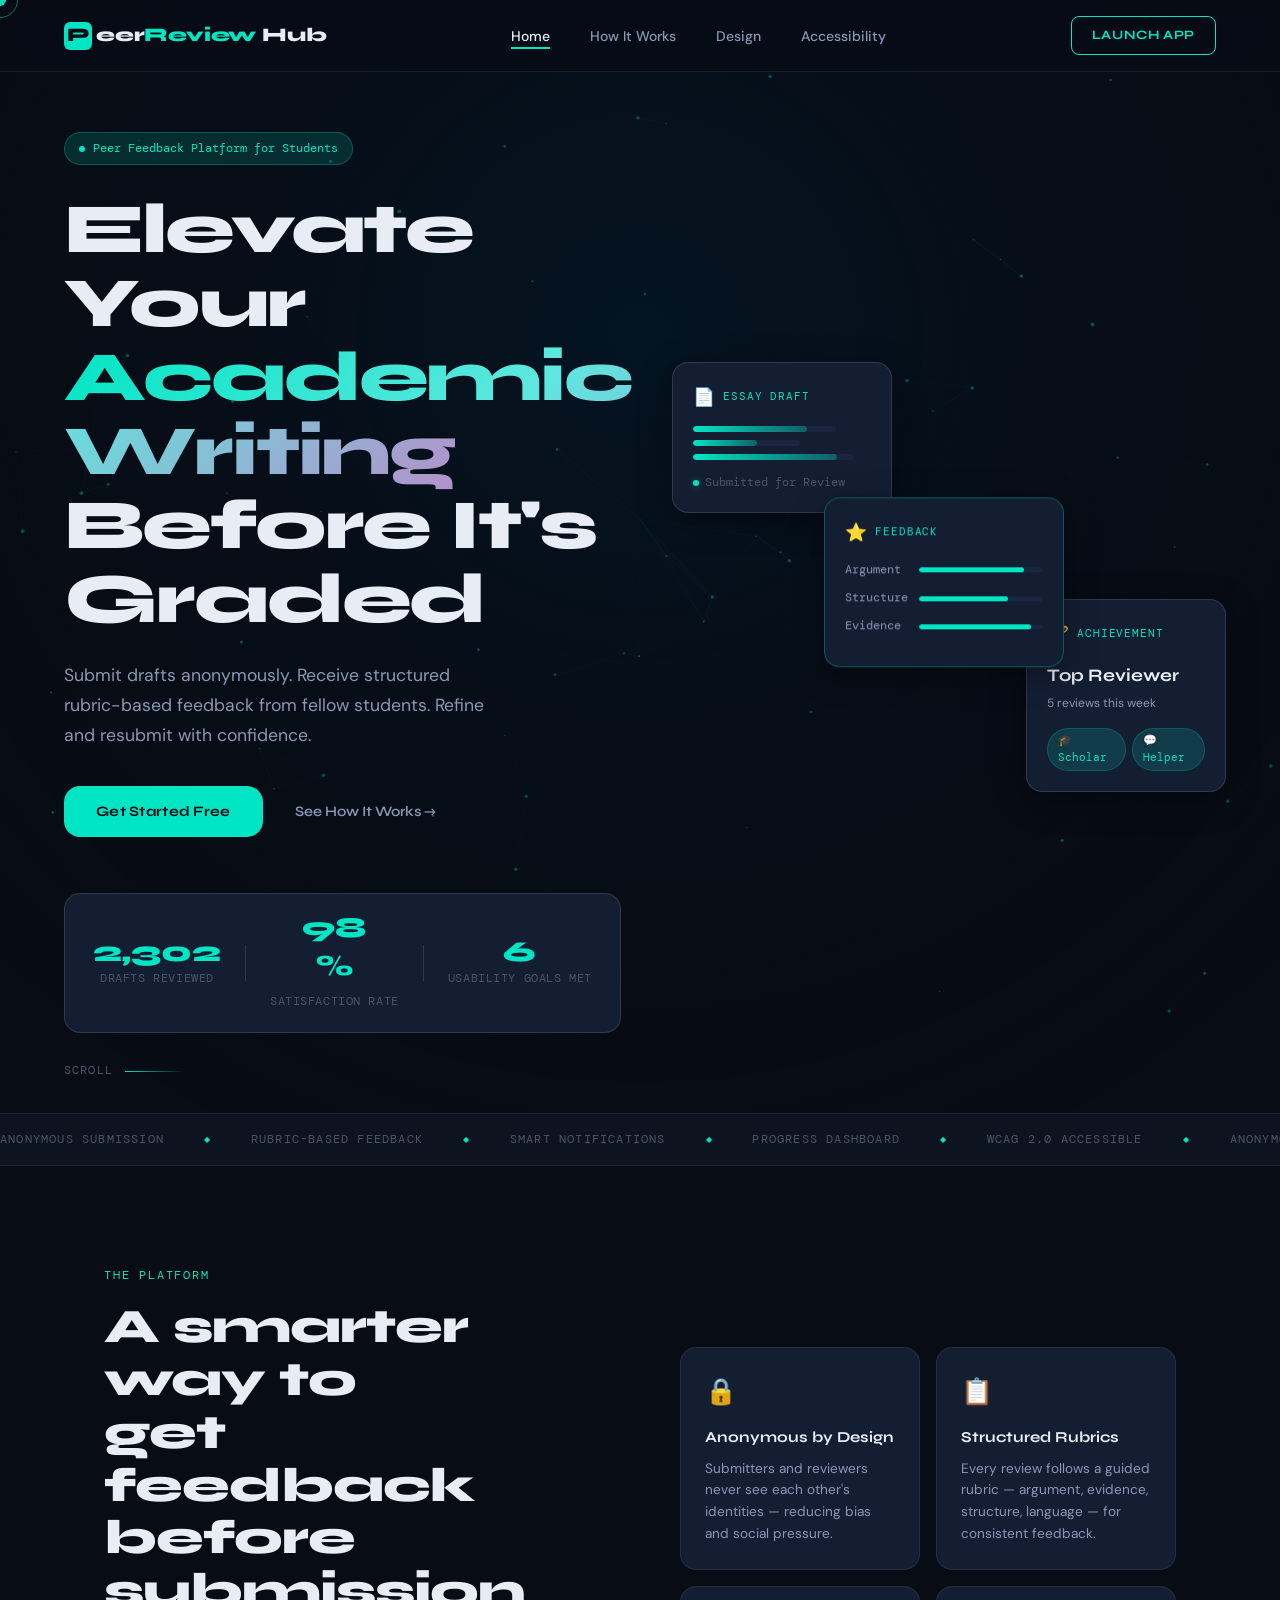
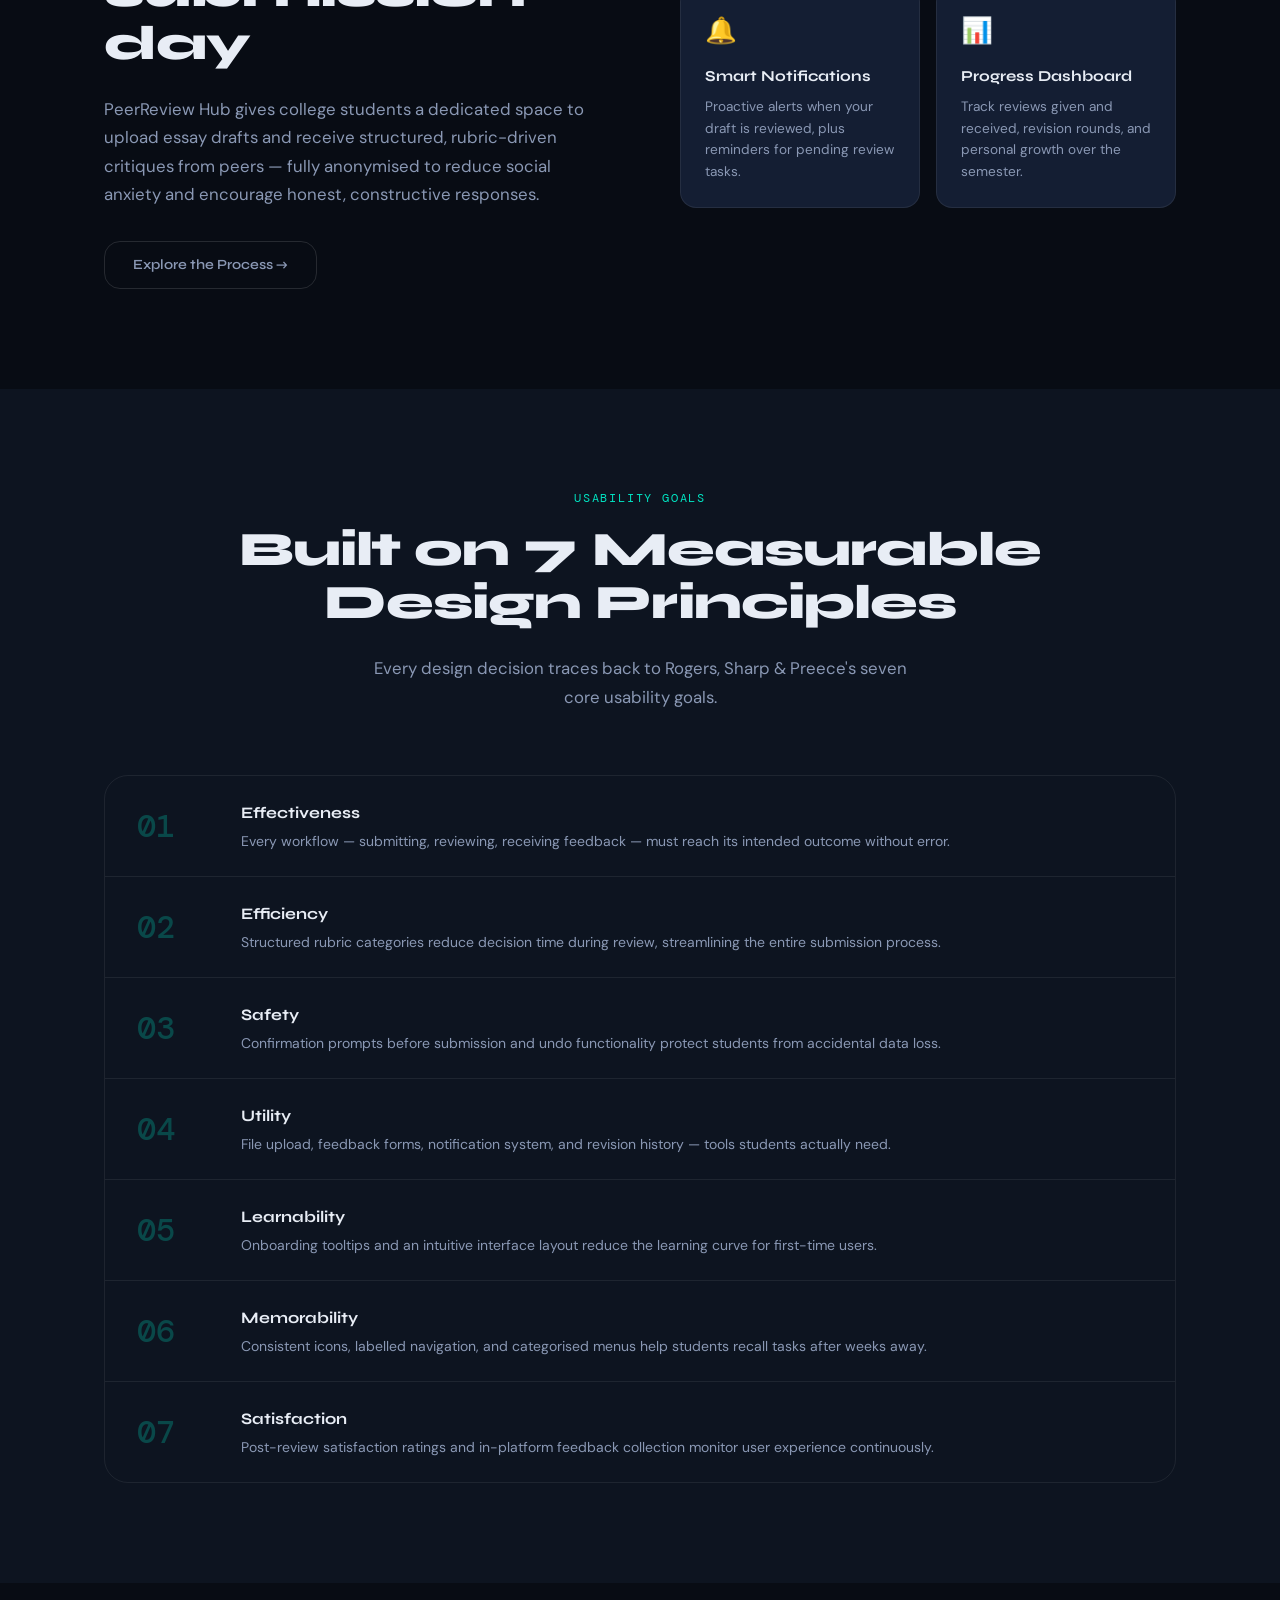
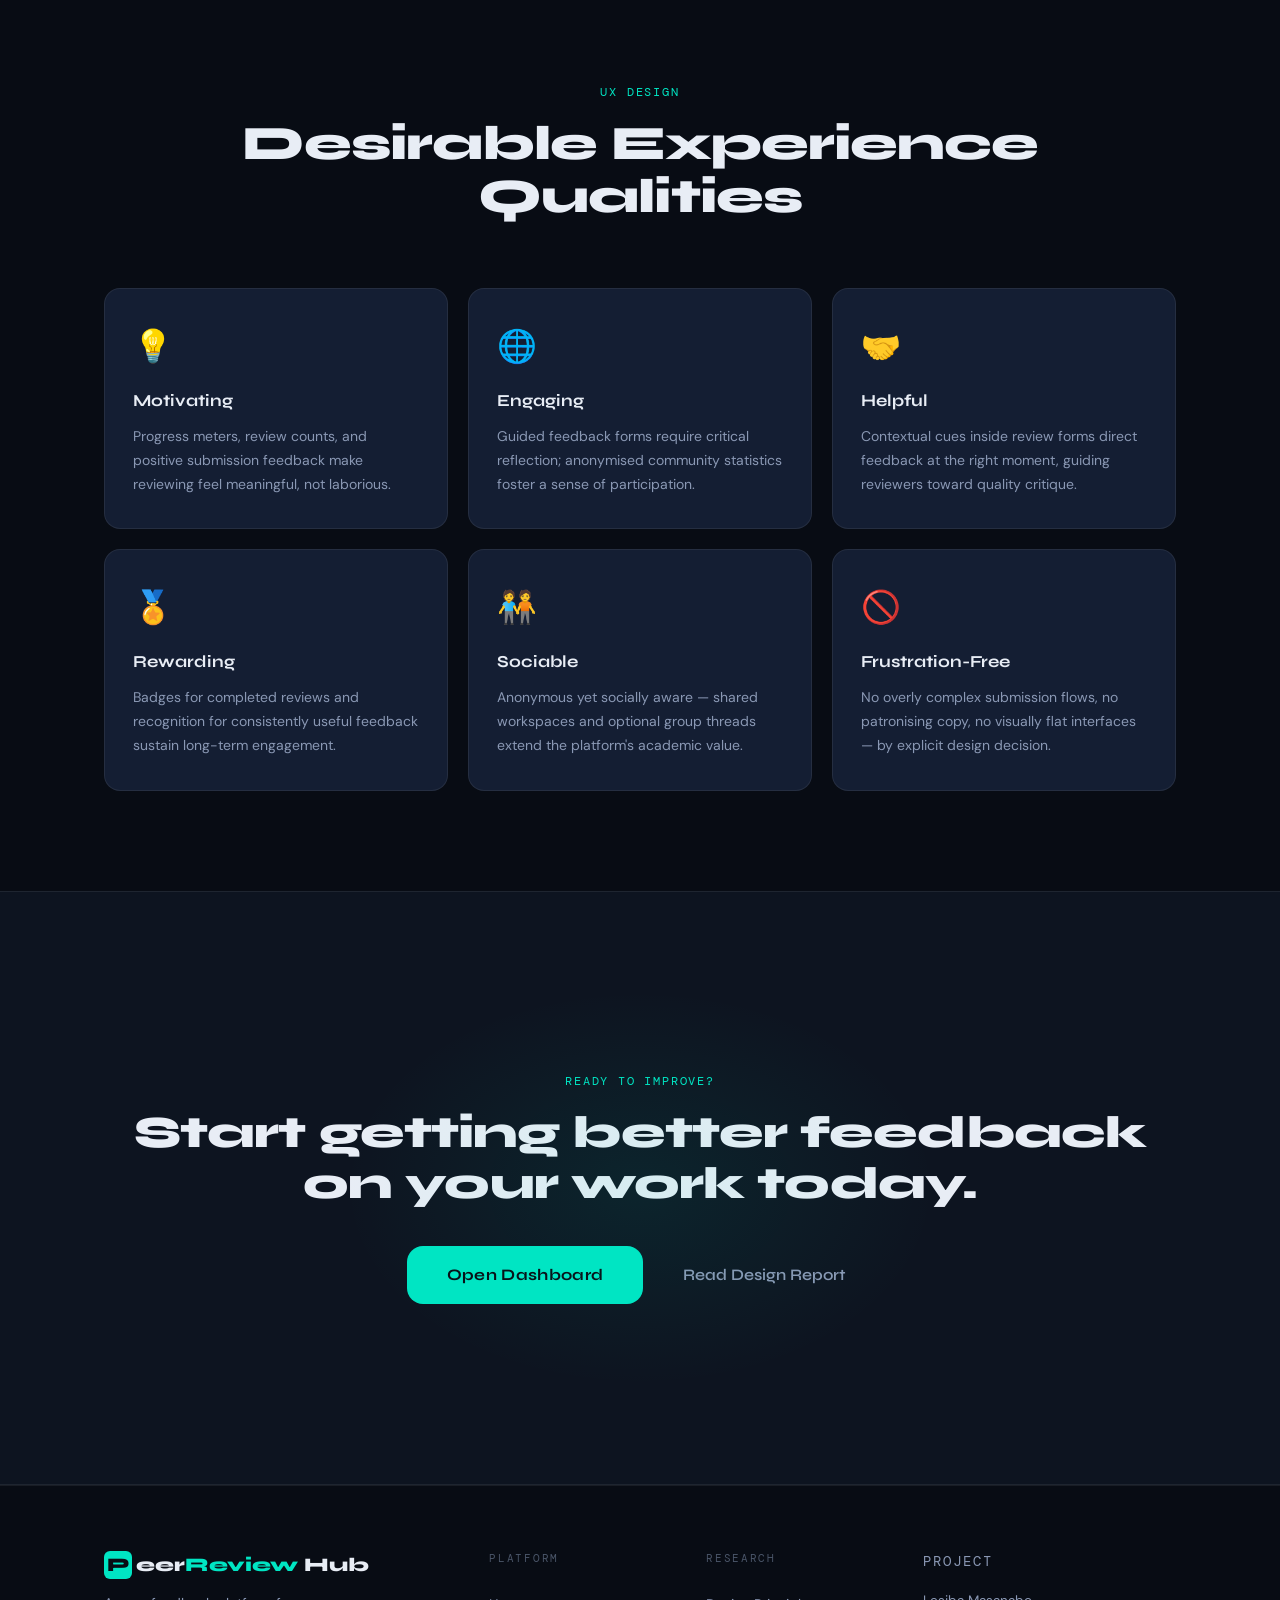
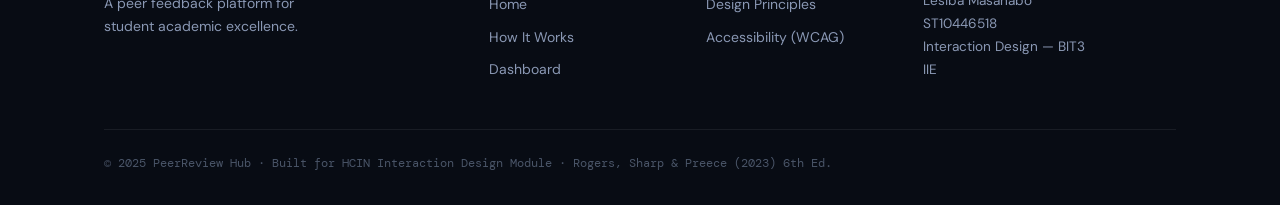
<file: index.html>
<!DOCTYPE html>
<html lang="en">
<head>
  <meta charset="UTF-8" />
  <meta name="viewport" content="width=device-width, initial-scale=1.0" />
  <title>PeerReview Hub — Academic Excellence Through Peer Feedback</title>
  <link rel="stylesheet" href="style.css" />
  <link rel="preconnect" href="https://fonts.googleapis.com" />
  <link rel="preconnect" href="https://fonts.gstatic.com" crossorigin />
  <link href="https://fonts.googleapis.com/css2?family=Syne:wght@400;600;700;800&family=DM+Sans:ital,wght@0,300;0,400;0,500;1,300&family=DM+Mono:wght@400;500&display=swap" rel="stylesheet" />
</head>
<body>

  <!-- ── CURSOR ── -->
  <div class="cursor" id="cursor"></div>
  <div class="cursor-trail" id="cursorTrail"></div>

  <!-- ── NAV ── -->
  <nav class="nav" id="nav">
    <a href="index.html" class="nav-logo">
      <span class="logo-mark">P</span>eer<span class="logo-accent">Review</span> Hub
    </a>
    <ul class="nav-links">
      <li><a href="index.html" class="nav-link active">Home</a></li>
      <li><a href="how-it-works.html" class="nav-link">How It Works</a></li>
      <li><a href="design.html" class="nav-link">Design</a></li>
      <li><a href="accessibility.html" class="nav-link">Accessibility</a></li>
    </ul>
    <a href="dashboard.html" class="btn-nav">Launch App</a>
    <button class="nav-toggle" id="navToggle" aria-label="Toggle menu">
      <span></span><span></span><span></span>
    </button>
  </nav>

  <!-- ── HERO ── -->
  <section class="hero" id="hero">
    <canvas id="heroCanvas"></canvas>

    <div class="hero-content">
      <div class="hero-badge reveal">
        <span class="badge-dot"></span>
        Peer Feedback Platform for Students
      </div>
      <h1 class="hero-title reveal">
        Elevate Your<br />
        <span class="title-gradient">Academic Writing</span><br />
        Before It's Graded
      </h1>
      <p class="hero-sub reveal">
        Submit drafts anonymously. Receive structured rubric-based feedback from
        fellow students. Refine and resubmit with confidence.
      </p>
      <div class="hero-cta reveal">
        <a href="dashboard.html" class="btn-primary">Get Started Free</a>
        <a href="how-it-works.html" class="btn-ghost">See How It Works →</a>
      </div>

      <!-- Floating stats -->
      <div class="hero-stats reveal">
        <div class="stat">
          <span class="stat-num" data-target="2400">0</span>
          <span class="stat-label">Drafts Reviewed</span>
        </div>
        <div class="stat-divider"></div>
        <div class="stat">
          <span class="stat-num" data-target="98">0</span><span class="stat-suffix">%</span>
          <span class="stat-label">Satisfaction Rate</span>
        </div>
        <div class="stat-divider"></div>
        <div class="stat">
          <span class="stat-num" data-target="7">0</span>
          <span class="stat-label">Usability Goals Met</span>
        </div>
      </div>
    </div>

    <!-- 3D floating cards -->
    <div class="hero-visual">
      <div class="floating-card card-1" data-depth="0.3">
        <div class="card-header">
          <span class="card-icon">📄</span>
          <span class="card-tag">Essay Draft</span>
        </div>
        <div class="card-bar" style="width:80%"></div>
        <div class="card-bar" style="width:60%"></div>
        <div class="card-bar" style="width:90%"></div>
        <div class="card-footer">
          <span class="status-dot submitted"></span> Submitted for Review
        </div>
      </div>

      <div class="floating-card card-2" data-depth="0.5">
        <div class="card-header">
          <span class="card-icon">⭐</span>
          <span class="card-tag">Feedback</span>
        </div>
        <div class="rating-row">
          <span class="rating-label">Argument</span>
          <div class="rating-bar"><div class="rating-fill" style="width:85%"></div></div>
        </div>
        <div class="rating-row">
          <span class="rating-label">Structure</span>
          <div class="rating-bar"><div class="rating-fill" style="width:72%"></div></div>
        </div>
        <div class="rating-row">
          <span class="rating-label">Evidence</span>
          <div class="rating-bar"><div class="rating-fill" style="width:90%"></div></div>
        </div>
      </div>

      <div class="floating-card card-3" data-depth="0.2">
        <div class="card-header">
          <span class="card-icon">🏆</span>
          <span class="card-tag">Achievement</span>
        </div>
        <p class="card-text">Top Reviewer</p>
        <p class="card-sub">5 reviews this week</p>
        <div class="badge-row">
          <span class="badge-chip">🎓 Scholar</span>
          <span class="badge-chip">💬 Helper</span>
        </div>
      </div>
    </div>

    <div class="hero-scroll-hint">
      <span>Scroll</span>
      <div class="scroll-line"></div>
    </div>
  </section>

  <!-- ── FEATURES STRIP ── -->
  <section class="features-strip">
    <div class="strip-inner">
      <span>Anonymous Submission</span>
      <span class="strip-dot">◆</span>
      <span>Rubric-Based Feedback</span>
      <span class="strip-dot">◆</span>
      <span>Smart Notifications</span>
      <span class="strip-dot">◆</span>
      <span>Progress Dashboard</span>
      <span class="strip-dot">◆</span>
      <span>WCAG 2.0 Accessible</span>
      <span class="strip-dot">◆</span>
      <span>Anonymous Submission</span>
      <span class="strip-dot">◆</span>
      <span>Rubric-Based Feedback</span>
      <span class="strip-dot">◆</span>
      <span>Smart Notifications</span>
      <span class="strip-dot">◆</span>
    </div>
  </section>

  <!-- ── WHAT IS IT ── -->
  <section class="what-section section" id="about">
    <div class="container">
      <div class="what-grid">
        <div class="what-left">
          <p class="section-eyebrow reveal">The Platform</p>
          <h2 class="section-title reveal">
            A smarter way to<br />get feedback before<br />submission day
          </h2>
          <p class="section-body reveal">
            PeerReview Hub gives college students a dedicated space to upload essay
            drafts and receive structured, rubric-driven critiques from peers —
            fully anonymised to reduce social anxiety and encourage honest,
            constructive responses.
          </p>
          <a href="how-it-works.html" class="btn-outline reveal">Explore the Process →</a>
        </div>
        <div class="what-right">
          <div class="feature-grid">
            <div class="feat-card reveal" style="--delay:0s">
              <div class="feat-icon">🔒</div>
              <h3>Anonymous by Design</h3>
              <p>Submitters and reviewers never see each other's identities — reducing bias and social pressure.</p>
            </div>
            <div class="feat-card reveal" style="--delay:0.1s">
              <div class="feat-icon">📋</div>
              <h3>Structured Rubrics</h3>
              <p>Every review follows a guided rubric — argument, evidence, structure, language — for consistent feedback.</p>
            </div>
            <div class="feat-card reveal" style="--delay:0.2s">
              <div class="feat-icon">🔔</div>
              <h3>Smart Notifications</h3>
              <p>Proactive alerts when your draft is reviewed, plus reminders for pending review tasks.</p>
            </div>
            <div class="feat-card reveal" style="--delay:0.3s">
              <div class="feat-icon">📊</div>
              <h3>Progress Dashboard</h3>
              <p>Track reviews given and received, revision rounds, and personal growth over the semester.</p>
            </div>
          </div>
        </div>
      </div>
    </div>
  </section>

  <!-- ── USABILITY GOALS ── -->
  <section class="goals-section section" id="goals">
    <div class="container">
      <div class="section-head reveal">
        <p class="section-eyebrow">Usability Goals</p>
        <h2 class="section-title">Built on 7 Measurable<br />Design Principles</h2>
        <p class="section-body-center">Every design decision traces back to Rogers, Sharp & Preece's seven core usability goals.</p>
      </div>

      <div class="goals-track">
        <div class="goal-item reveal" style="--delay:0s">
          <div class="goal-num">01</div>
          <div class="goal-content">
            <h3>Effectiveness</h3>
            <p>Every workflow — submitting, reviewing, receiving feedback — must reach its intended outcome without error.</p>
          </div>
        </div>
        <div class="goal-item reveal" style="--delay:0.08s">
          <div class="goal-num">02</div>
          <div class="goal-content">
            <h3>Efficiency</h3>
            <p>Structured rubric categories reduce decision time during review, streamlining the entire submission process.</p>
          </div>
        </div>
        <div class="goal-item reveal" style="--delay:0.16s">
          <div class="goal-num">03</div>
          <div class="goal-content">
            <h3>Safety</h3>
            <p>Confirmation prompts before submission and undo functionality protect students from accidental data loss.</p>
          </div>
        </div>
        <div class="goal-item reveal" style="--delay:0.24s">
          <div class="goal-num">04</div>
          <div class="goal-content">
            <h3>Utility</h3>
            <p>File upload, feedback forms, notification system, and revision history — tools students actually need.</p>
          </div>
        </div>
        <div class="goal-item reveal" style="--delay:0.32s">
          <div class="goal-num">05</div>
          <div class="goal-content">
            <h3>Learnability</h3>
            <p>Onboarding tooltips and an intuitive interface layout reduce the learning curve for first-time users.</p>
          </div>
        </div>
        <div class="goal-item reveal" style="--delay:0.4s">
          <div class="goal-num">06</div>
          <div class="goal-content">
            <h3>Memorability</h3>
            <p>Consistent icons, labelled navigation, and categorised menus help students recall tasks after weeks away.</p>
          </div>
        </div>
        <div class="goal-item reveal" style="--delay:0.48s">
          <div class="goal-num">07</div>
          <div class="goal-content">
            <h3>Satisfaction</h3>
            <p>Post-review satisfaction ratings and in-platform feedback collection monitor user experience continuously.</p>
          </div>
        </div>
      </div>
    </div>
  </section>

  <!-- ── UX QUALITIES ── -->
  <section class="ux-section section" id="ux">
    <div class="container">
      <div class="section-head reveal">
        <p class="section-eyebrow">UX Design</p>
        <h2 class="section-title">Desirable Experience<br />Qualities</h2>
      </div>
      <div class="ux-grid">
        <div class="ux-card reveal" style="--delay:0s">
          <div class="ux-icon-wrap">💡</div>
          <h3>Motivating</h3>
          <p>Progress meters, review counts, and positive submission feedback make reviewing feel meaningful, not laborious.</p>
        </div>
        <div class="ux-card reveal" style="--delay:0.1s">
          <div class="ux-icon-wrap">🌐</div>
          <h3>Engaging</h3>
          <p>Guided feedback forms require critical reflection; anonymised community statistics foster a sense of participation.</p>
        </div>
        <div class="ux-card reveal" style="--delay:0.2s">
          <div class="ux-icon-wrap">🤝</div>
          <h3>Helpful</h3>
          <p>Contextual cues inside review forms direct feedback at the right moment, guiding reviewers toward quality critique.</p>
        </div>
        <div class="ux-card reveal" style="--delay:0.3s">
          <div class="ux-icon-wrap">🏅</div>
          <h3>Rewarding</h3>
          <p>Badges for completed reviews and recognition for consistently useful feedback sustain long-term engagement.</p>
        </div>
        <div class="ux-card reveal" style="--delay:0.4s">
          <div class="ux-icon-wrap">🧑‍🤝‍🧑</div>
          <h3>Sociable</h3>
          <p>Anonymous yet socially aware — shared workspaces and optional group threads extend the platform's academic value.</p>
        </div>
        <div class="ux-card reveal" style="--delay:0.5s">
          <div class="ux-icon-wrap">🚫</div>
          <h3>Frustration-Free</h3>
          <p>No overly complex submission flows, no patronising copy, no visually flat interfaces — by explicit design decision.</p>
        </div>
      </div>
    </div>
  </section>

  <!-- ── CTA BANNER ── -->
  <section class="cta-banner section">
    <div class="cta-inner reveal">
      <div class="cta-glow"></div>
      <p class="cta-eyebrow">Ready to improve?</p>
      <h2 class="cta-title">Start getting better feedback<br />on your work today.</h2>
      <div class="cta-actions">
        <a href="dashboard.html" class="btn-primary btn-large">Open Dashboard</a>
        <a href="design.html" class="btn-ghost btn-large">Read Design Report</a>
      </div>
    </div>
  </section>

  <!-- ── FOOTER ── -->
  <footer class="footer">
    <div class="container">
      <div class="footer-grid">
        <div class="footer-brand">
          <p class="footer-logo"><span class="logo-mark">P</span>eer<span class="logo-accent">Review</span> Hub</p>
          <p class="footer-tagline">A peer feedback platform for<br />student academic excellence.</p>
        </div>
        <div class="footer-links">
          <p class="footer-group-title">Platform</p>
          <a href="index.html">Home</a>
          <a href="how-it-works.html">How It Works</a>
          <a href="dashboard.html">Dashboard</a>
        </div>
        <div class="footer-links">
          <p class="footer-group-title">Research</p>
          <a href="design.html">Design Principles</a>
          <a href="accessibility.html">Accessibility (WCAG)</a>
        </div>
        <div class="footer-meta">
          <p class="footer-group-title">Project</p>
          <p>Lesiba Masanabo<br />ST10446518<br />Interaction Design — BIT3<br />IIE</p>
        </div>
      </div>
      <div class="footer-bottom">
        <p>© 2025 PeerReview Hub · Built for HCIN Interaction Design Module · Rogers, Sharp & Preece (2023) 6th Ed.</p>
      </div>
    </div>
  </footer>

  <script src="main.js"></script>
</body>
</html>
</file>
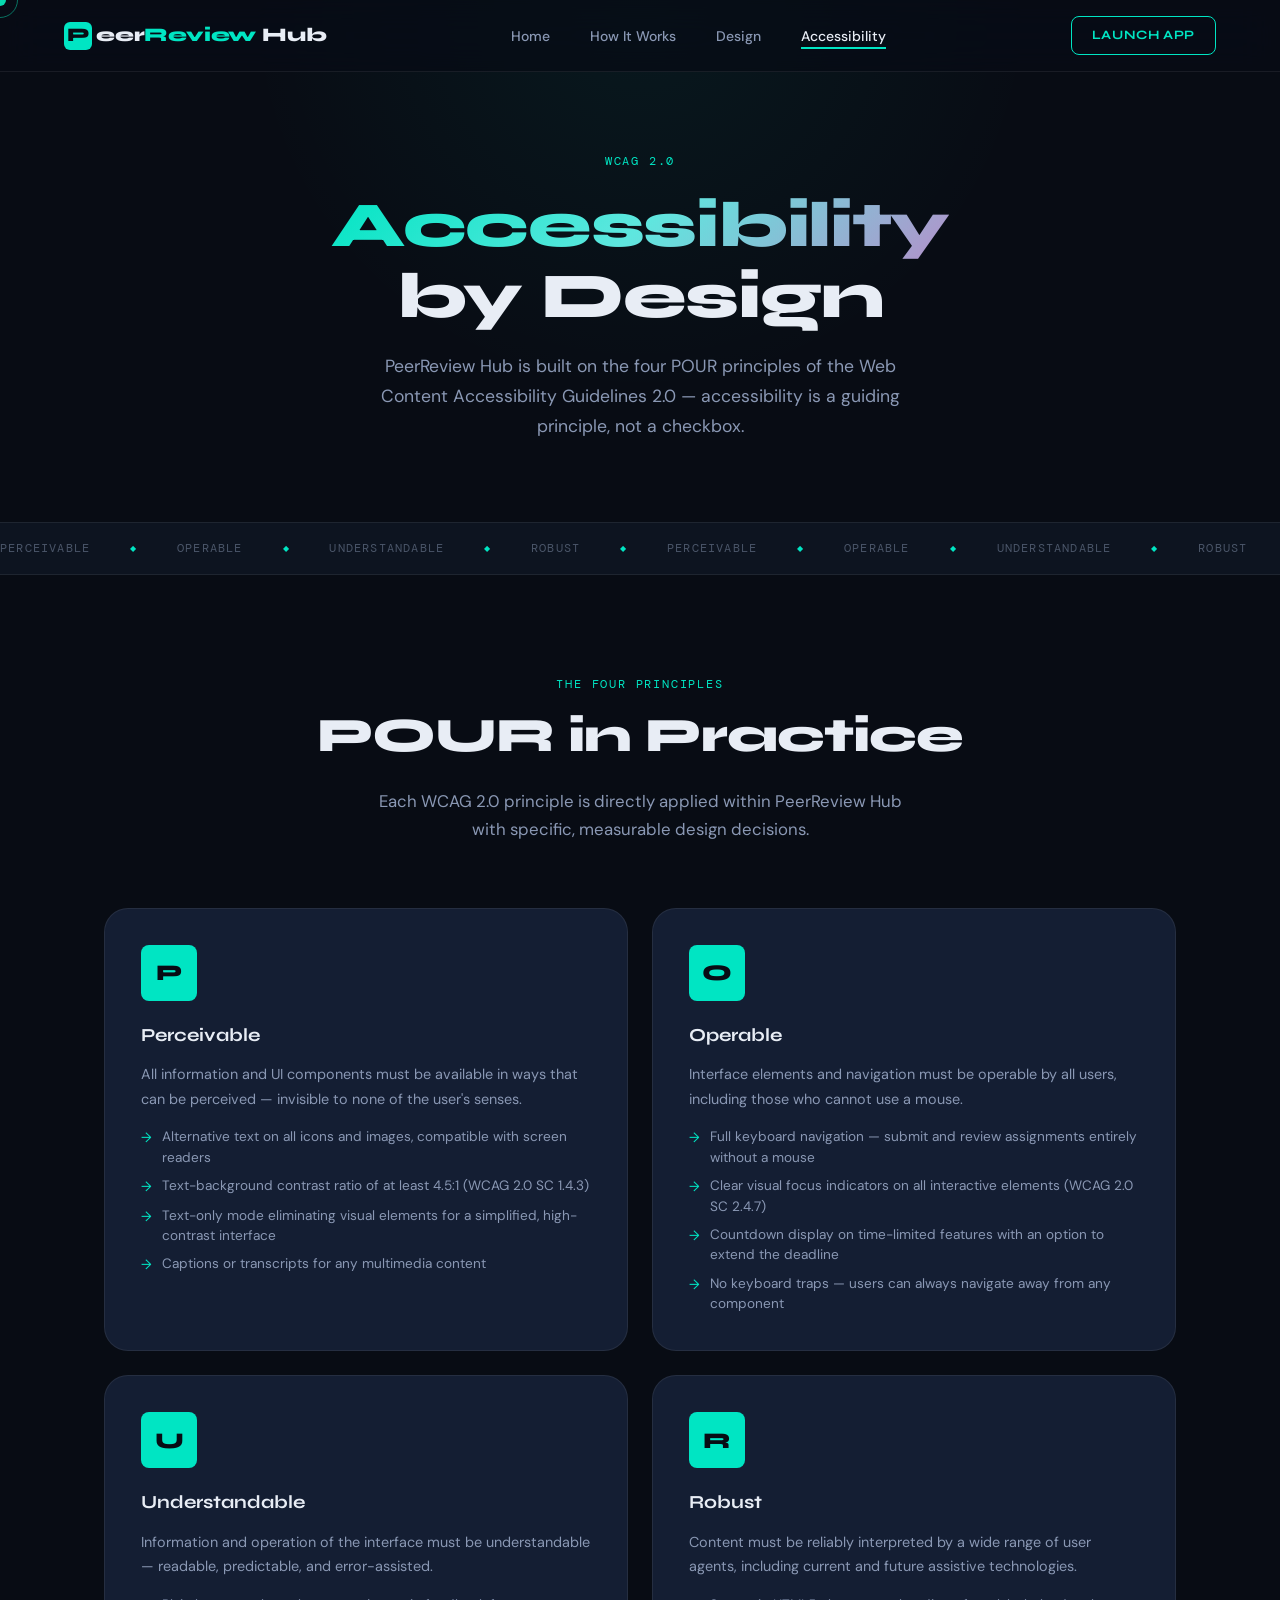
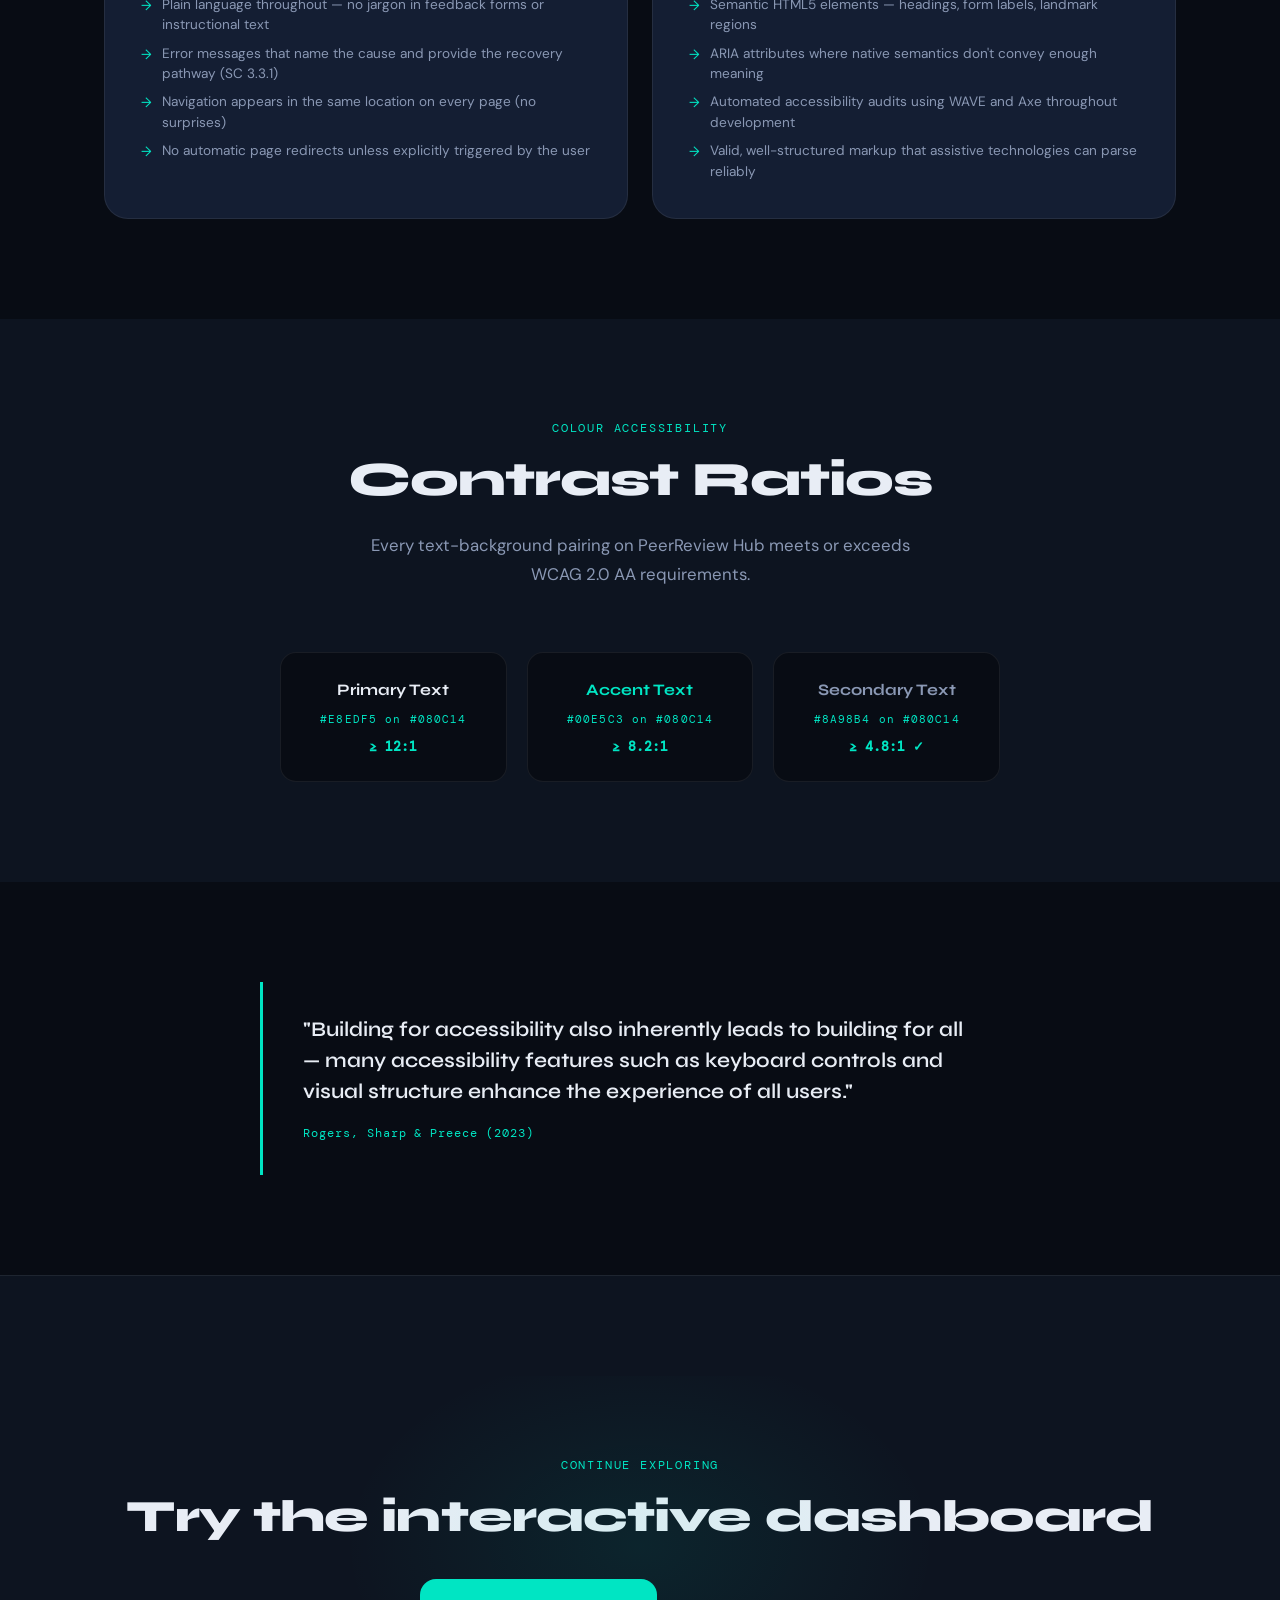
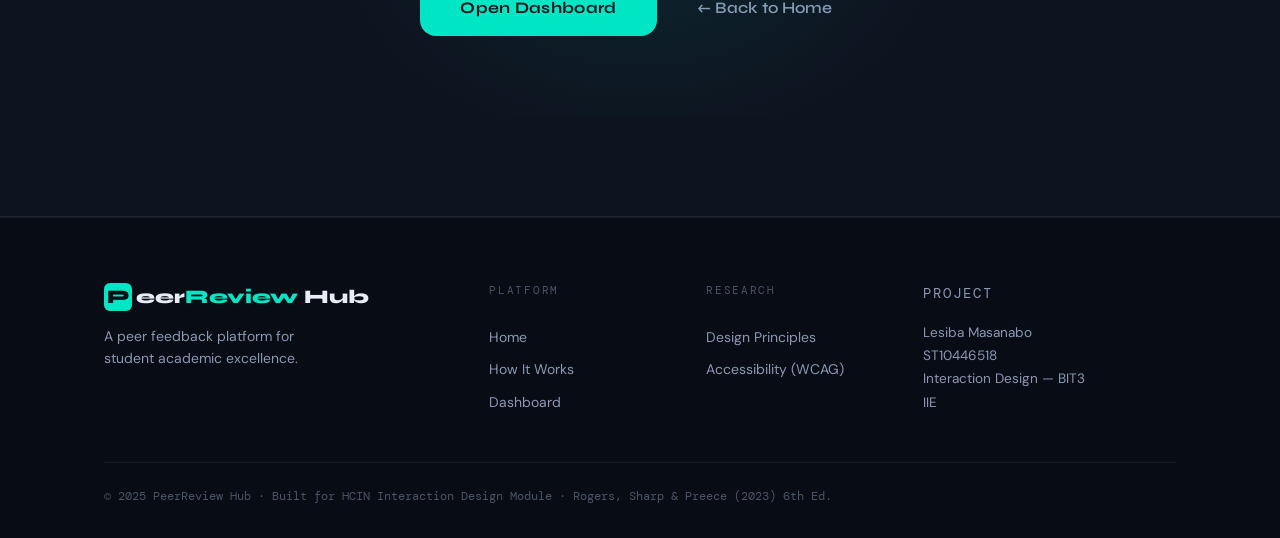
<file: accessibility.html>
<!DOCTYPE html>
<html lang="en">
<head>
  <meta charset="UTF-8" />
  <meta name="viewport" content="width=device-width, initial-scale=1.0" />
  <title>Accessibility — PeerReview Hub</title>
  <link rel="stylesheet" href="style.css" />
  <link rel="preconnect" href="https://fonts.googleapis.com" />
  <link rel="preconnect" href="https://fonts.gstatic.com" crossorigin />
  <link href="https://fonts.googleapis.com/css2?family=Syne:wght@400;600;700;800&family=DM+Sans:ital,wght@0,300;0,400;0,500;1,300&family=DM+Mono:wght@400;500&display=swap" rel="stylesheet" />
</head>
<body>

  <div class="cursor" id="cursor"></div>
  <div class="cursor-trail" id="cursorTrail"></div>

  <nav class="nav" id="nav">
    <a href="index.html" class="nav-logo">
      <span class="logo-mark">P</span>eer<span class="logo-accent">Review</span> Hub
    </a>
    <ul class="nav-links">
      <li><a href="index.html" class="nav-link">Home</a></li>
      <li><a href="how-it-works.html" class="nav-link">How It Works</a></li>
      <li><a href="design.html" class="nav-link">Design</a></li>
      <li><a href="accessibility.html" class="nav-link active">Accessibility</a></li>
    </ul>
    <a href="dashboard.html" class="btn-nav">Launch App</a>
    <button class="nav-toggle" id="navToggle" aria-label="Toggle menu">
      <span></span><span></span><span></span>
    </button>
  </nav>

  <section class="page-hero">
    <p class="page-hero-eyebrow reveal">WCAG 2.0</p>
    <h1 class="page-hero-title reveal"><span class="title-gradient">Accessibility</span><br />by Design</h1>
    <p class="page-hero-sub reveal">PeerReview Hub is built on the four POUR principles of the Web Content Accessibility Guidelines 2.0 — accessibility is a guiding principle, not a checkbox.</p>
  </section>

  <!-- POUR intro strip -->
  <section class="features-strip">
    <div class="strip-inner">
      <span>Perceivable</span><span class="strip-dot">◆</span>
      <span>Operable</span><span class="strip-dot">◆</span>
      <span>Understandable</span><span class="strip-dot">◆</span>
      <span>Robust</span><span class="strip-dot">◆</span>
      <span>Perceivable</span><span class="strip-dot">◆</span>
      <span>Operable</span><span class="strip-dot">◆</span>
      <span>Understandable</span><span class="strip-dot">◆</span>
      <span>Robust</span><span class="strip-dot">◆</span>
    </div>
  </section>

  <!-- POUR Principles -->
  <section class="wcag-section section">
    <div class="container">
      <div class="section-head reveal">
        <p class="section-eyebrow">The Four Principles</p>
        <h2 class="section-title">POUR in Practice</h2>
        <p class="section-body-center">Each WCAG 2.0 principle is directly applied within PeerReview Hub with specific, measurable design decisions.</p>
      </div>
      <div class="wcag-grid">

        <div class="wcag-card reveal" style="--delay:0s">
          <div class="wcag-initial">P</div>
          <h3>Perceivable</h3>
          <p>All information and UI components must be available in ways that can be perceived — invisible to none of the user's senses.</p>
          <ul class="wcag-list">
            <li>Alternative text on all icons and images, compatible with screen readers</li>
            <li>Text-background contrast ratio of at least 4.5:1 (WCAG 2.0 SC 1.4.3)</li>
            <li>Text-only mode eliminating visual elements for a simplified, high-contrast interface</li>
            <li>Captions or transcripts for any multimedia content</li>
          </ul>
        </div>

        <div class="wcag-card reveal" style="--delay:0.1s">
          <div class="wcag-initial">O</div>
          <h3>Operable</h3>
          <p>Interface elements and navigation must be operable by all users, including those who cannot use a mouse.</p>
          <ul class="wcag-list">
            <li>Full keyboard navigation — submit and review assignments entirely without a mouse</li>
            <li>Clear visual focus indicators on all interactive elements (WCAG 2.0 SC 2.4.7)</li>
            <li>Countdown display on time-limited features with an option to extend the deadline</li>
            <li>No keyboard traps — users can always navigate away from any component</li>
          </ul>
        </div>

        <div class="wcag-card reveal" style="--delay:0.2s">
          <div class="wcag-initial">U</div>
          <h3>Understandable</h3>
          <p>Information and operation of the interface must be understandable — readable, predictable, and error-assisted.</p>
          <ul class="wcag-list">
            <li>Plain language throughout — no jargon in feedback forms or instructional text</li>
            <li>Error messages that name the cause and provide the recovery pathway (SC 3.3.1)</li>
            <li>Navigation appears in the same location on every page (no surprises)</li>
            <li>No automatic page redirects unless explicitly triggered by the user</li>
          </ul>
        </div>

        <div class="wcag-card reveal" style="--delay:0.3s">
          <div class="wcag-initial">R</div>
          <h3>Robust</h3>
          <p>Content must be reliably interpreted by a wide range of user agents, including current and future assistive technologies.</p>
          <ul class="wcag-list">
            <li>Semantic HTML5 elements — headings, form labels, landmark regions</li>
            <li>ARIA attributes where native semantics don't convey enough meaning</li>
            <li>Automated accessibility audits using WAVE and Axe throughout development</li>
            <li>Valid, well-structured markup that assistive technologies can parse reliably</li>
          </ul>
        </div>

      </div>
    </div>
  </section>

  <!-- Contrast demo -->
  <section class="section" style="background:var(--bg-2)">
    <div class="container">
      <div class="section-head reveal">
        <p class="section-eyebrow">Colour Accessibility</p>
        <h2 class="section-title">Contrast Ratios</h2>
        <p class="section-body-center">Every text-background pairing on PeerReview Hub meets or exceeds WCAG 2.0 AA requirements.</p>
      </div>
      <div style="display:grid;grid-template-columns:repeat(3,1fr);gap:20px;max-width:720px;margin:0 auto" class="reveal">
        <div style="background:var(--bg);border:1px solid var(--border);border-radius:var(--radius);padding:24px;text-align:center">
          <p style="color:var(--text);font-family:var(--font-display);font-size:1rem;font-weight:700;margin-bottom:8px">Primary Text</p>
          <p style="font-family:var(--font-mono);font-size:0.7rem;color:var(--teal);letter-spacing:0.1em">#E8EDF5 on #080C14</p>
          <p style="font-family:var(--font-mono);font-size:0.8rem;color:var(--teal);font-weight:700;margin-top:8px">≥ 12:1</p>
        </div>
        <div style="background:var(--bg);border:1px solid var(--border);border-radius:var(--radius);padding:24px;text-align:center">
          <p style="color:var(--teal);font-family:var(--font-display);font-size:1rem;font-weight:700;margin-bottom:8px">Accent Text</p>
          <p style="font-family:var(--font-mono);font-size:0.7rem;color:var(--teal);letter-spacing:0.1em">#00E5C3 on #080C14</p>
          <p style="font-family:var(--font-mono);font-size:0.8rem;color:var(--teal);font-weight:700;margin-top:8px">≥ 8.2:1</p>
        </div>
        <div style="background:var(--bg);border:1px solid var(--border);border-radius:var(--radius);padding:24px;text-align:center">
          <p style="color:var(--text-2);font-family:var(--font-display);font-size:1rem;font-weight:700;margin-bottom:8px">Secondary Text</p>
          <p style="font-family:var(--font-mono);font-size:0.7rem;color:var(--teal);letter-spacing:0.1em">#8A98B4 on #080C14</p>
          <p style="font-family:var(--font-mono);font-size:0.8rem;color:var(--teal);font-weight:700;margin-top:8px">≥ 4.8:1 ✓</p>
        </div>
      </div>
    </div>
  </section>

  <!-- Rogers quote -->
  <section class="section" style="background:var(--bg)">
    <div class="container">
      <div style="border-left:3px solid var(--teal);padding:32px 40px;max-width:760px;margin:0 auto" class="reveal">
        <p style="font-family:var(--font-display);font-size:1.3rem;font-weight:600;line-height:1.5;margin-bottom:16px;color:var(--text)">
          "Building for accessibility also inherently leads to building for all — many accessibility features such as keyboard controls and visual structure enhance the experience of all users."
        </p>
        <p style="font-family:var(--font-mono);font-size:0.75rem;color:var(--teal);letter-spacing:0.08em">
          Rogers, Sharp & Preece (2023)
        </p>
      </div>
    </div>
  </section>

  <section class="cta-banner section">
    <div class="cta-inner reveal">
      <div class="cta-glow"></div>
      <p class="cta-eyebrow">Continue exploring</p>
      <h2 class="cta-title">Try the interactive dashboard</h2>
      <div class="cta-actions">
        <a href="dashboard.html" class="btn-primary btn-large">Open Dashboard</a>
        <a href="index.html" class="btn-ghost btn-large">← Back to Home</a>
      </div>
    </div>
  </section>

  <footer class="footer">
    <div class="container">
      <div class="footer-grid">
        <div class="footer-brand">
          <p class="footer-logo"><span class="logo-mark">P</span>eer<span class="logo-accent">Review</span> Hub</p>
          <p class="footer-tagline">A peer feedback platform for<br />student academic excellence.</p>
        </div>
        <div class="footer-links">
          <p class="footer-group-title">Platform</p>
          <a href="index.html">Home</a>
          <a href="how-it-works.html">How It Works</a>
          <a href="dashboard.html">Dashboard</a>
        </div>
        <div class="footer-links">
          <p class="footer-group-title">Research</p>
          <a href="design.html">Design Principles</a>
          <a href="accessibility.html">Accessibility (WCAG)</a>
        </div>
        <div class="footer-meta">
          <p class="footer-group-title">Project</p>
          <p>Lesiba Masanabo<br />ST10446518<br />Interaction Design — BIT3<br />IIE</p>
        </div>
      </div>
      <div class="footer-bottom">
        <p>© 2025 PeerReview Hub · Built for HCIN Interaction Design Module · Rogers, Sharp & Preece (2023) 6th Ed.</p>
      </div>
    </div>
  </footer>

  <script src="main.js"></script>
</body>
</html>
</file>
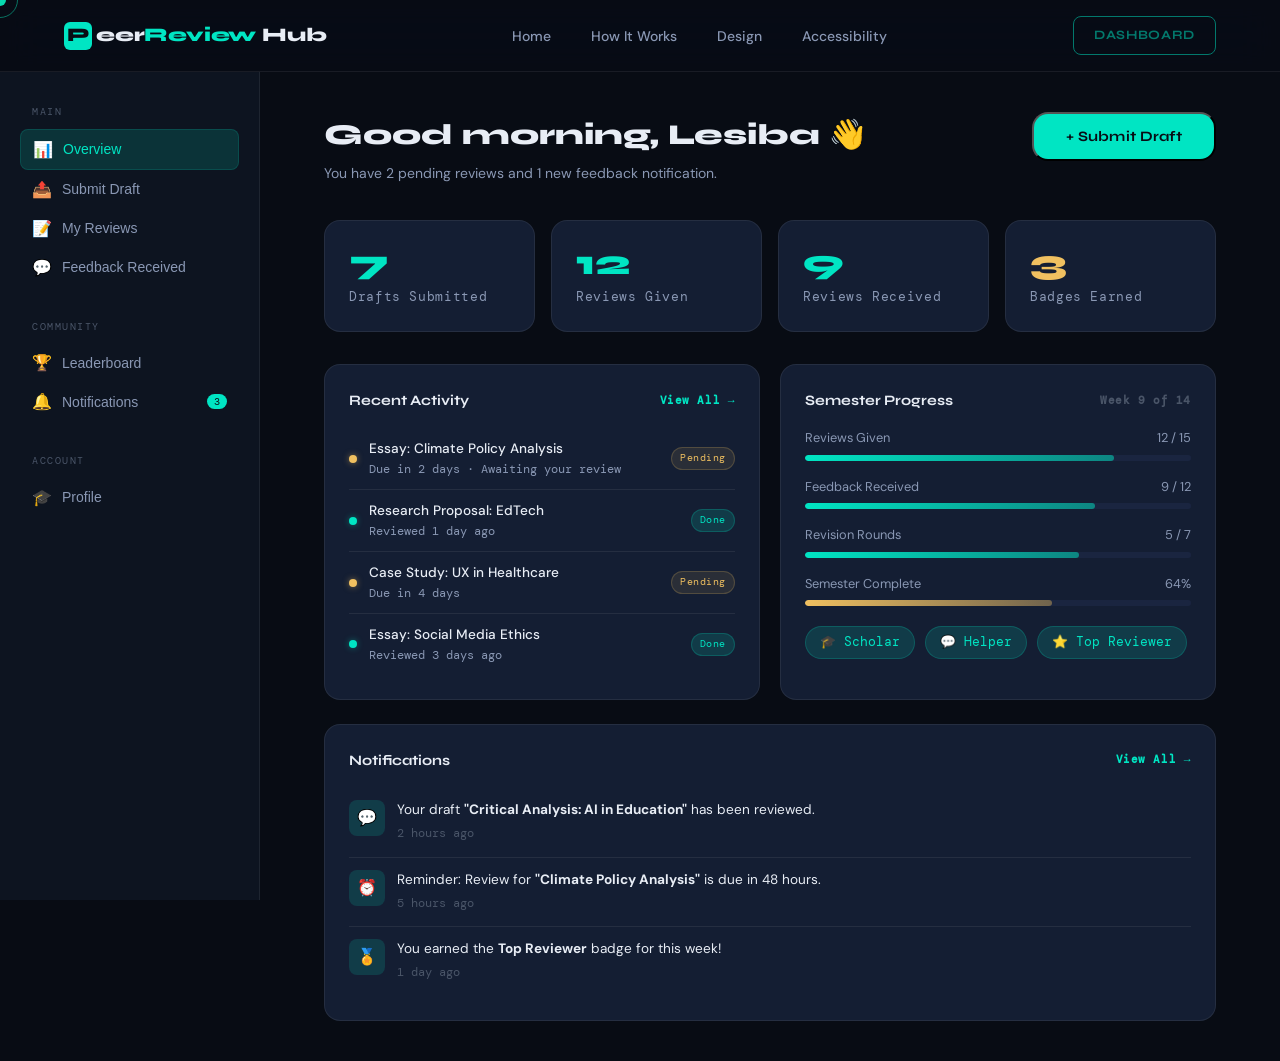
<file: dashboard.html>
<!DOCTYPE html>
<html lang="en">
<head>
  <meta charset="UTF-8" />
  <meta name="viewport" content="width=device-width, initial-scale=1.0" />
  <title>Dashboard — PeerReview Hub</title>
  <link rel="stylesheet" href="style.css" />
  <link rel="preconnect" href="https://fonts.googleapis.com" />
  <link rel="preconnect" href="https://fonts.gstatic.com" crossorigin />
  <link href="https://fonts.googleapis.com/css2?family=Syne:wght@400;600;700;800&family=DM+Sans:ital,wght@0,300;0,400;0,500;1,300&family=DM+Mono:wght@400;500&display=swap" rel="stylesheet" />
</head>
<body>

  <div class="cursor" id="cursor"></div>
  <div class="cursor-trail" id="cursorTrail"></div>

  <nav class="nav" id="nav">
    <a href="index.html" class="nav-logo">
      <span class="logo-mark">P</span>eer<span class="logo-accent">Review</span> Hub
    </a>
    <ul class="nav-links">
      <li><a href="index.html" class="nav-link">Home</a></li>
      <li><a href="how-it-works.html" class="nav-link">How It Works</a></li>
      <li><a href="design.html" class="nav-link">Design</a></li>
      <li><a href="accessibility.html" class="nav-link">Accessibility</a></li>
    </ul>
    <span class="btn-nav" style="opacity:0.5;cursor:default">Dashboard</span>
    <button class="nav-toggle" id="navToggle" aria-label="Toggle menu">
      <span></span><span></span><span></span>
    </button>
  </nav>

  <div class="dashboard-layout">

    <!-- Sidebar -->
    <aside class="sidebar">
      <div class="sidebar-section">
        <p class="sidebar-label">Main</p>
        <button class="sidebar-item active" onclick="showPanel('overview')">
          <span class="sidebar-icon">📊</span> Overview
        </button>
        <button class="sidebar-item" onclick="showPanel('submit')">
          <span class="sidebar-icon">📤</span> Submit Draft
        </button>
        <button class="sidebar-item" onclick="showPanel('reviews')">
          <span class="sidebar-icon">📝</span> My Reviews
        </button>
        <button class="sidebar-item" onclick="showPanel('feedback')">
          <span class="sidebar-icon">💬</span> Feedback Received
        </button>
      </div>
      <div class="sidebar-section">
        <p class="sidebar-label">Community</p>
        <button class="sidebar-item" onclick="showPanel('leaderboard')">
          <span class="sidebar-icon">🏆</span> Leaderboard
        </button>
        <button class="sidebar-item" onclick="showPanel('notifications')">
          <span class="sidebar-icon">🔔</span> Notifications
          <span style="margin-left:auto;font-size:0.65rem;background:var(--teal);color:var(--bg);border-radius:100px;padding:1px 7px;font-family:var(--font-mono)">3</span>
        </button>
      </div>
      <div class="sidebar-section">
        <p class="sidebar-label">Account</p>
        <button class="sidebar-item" onclick="showPanel('profile')">
          <span class="sidebar-icon">🎓</span> Profile
        </button>
      </div>
    </aside>

    <!-- Main Content -->
    <main class="dash-main">

      <!-- ── Overview Panel ── -->
      <div id="panel-overview" class="dash-panel">
        <div class="dash-header">
          <div>
            <h1 class="dash-greeting">Good morning, Lesiba 👋</h1>
            <p class="dash-sub">You have 2 pending reviews and 1 new feedback notification.</p>
          </div>
          <button class="btn-primary" onclick="showPanel('submit')">+ Submit Draft</button>
        </div>

        <div class="dash-stats">
          <div class="dash-stat reveal" style="--delay:0s">
            <div class="dash-stat-num">7</div>
            <div class="dash-stat-label">Drafts Submitted</div>
          </div>
          <div class="dash-stat reveal" style="--delay:0.06s">
            <div class="dash-stat-num">12</div>
            <div class="dash-stat-label">Reviews Given</div>
          </div>
          <div class="dash-stat reveal" style="--delay:0.12s">
            <div class="dash-stat-num">9</div>
            <div class="dash-stat-label">Reviews Received</div>
          </div>
          <div class="dash-stat reveal" style="--delay:0.18s">
            <div class="dash-stat-num" style="color:var(--gold)">3</div>
            <div class="dash-stat-label">Badges Earned</div>
          </div>
        </div>

        <div class="dash-grid-2">
          <!-- Recent Reviews -->
          <div class="dash-widget reveal">
            <div class="widget-title">
              Recent Activity
              <span class="widget-action">View All →</span>
            </div>
            <div class="review-item">
              <div class="review-dot pending"></div>
              <div class="review-text">
                <div class="review-name">Essay: Climate Policy Analysis</div>
                <div class="review-meta">Due in 2 days · Awaiting your review</div>
              </div>
              <span class="review-badge pending">Pending</span>
            </div>
            <div class="review-item">
              <div class="review-dot completed"></div>
              <div class="review-text">
                <div class="review-name">Research Proposal: EdTech</div>
                <div class="review-meta">Reviewed 1 day ago</div>
              </div>
              <span class="review-badge completed">Done</span>
            </div>
            <div class="review-item">
              <div class="review-dot pending"></div>
              <div class="review-text">
                <div class="review-name">Case Study: UX in Healthcare</div>
                <div class="review-meta">Due in 4 days</div>
              </div>
              <span class="review-badge pending">Pending</span>
            </div>
            <div class="review-item">
              <div class="review-dot completed"></div>
              <div class="review-text">
                <div class="review-name">Essay: Social Media Ethics</div>
                <div class="review-meta">Reviewed 3 days ago</div>
              </div>
              <span class="review-badge completed">Done</span>
            </div>
          </div>

          <!-- Progress -->
          <div class="dash-widget reveal" style="--delay:0.1s">
            <div class="widget-title">
              Semester Progress
              <span class="widget-action" style="color:var(--text-3)">Week 9 of 14</span>
            </div>
            <div class="progress-wrap">
              <div class="progress-label"><span>Reviews Given</span><span>12 / 15</span></div>
              <div class="progress-track">
                <div class="progress-fill" data-width="80%"></div>
              </div>
            </div>
            <div class="progress-wrap">
              <div class="progress-label"><span>Feedback Received</span><span>9 / 12</span></div>
              <div class="progress-track">
                <div class="progress-fill" data-width="75%"></div>
              </div>
            </div>
            <div class="progress-wrap">
              <div class="progress-label"><span>Revision Rounds</span><span>5 / 7</span></div>
              <div class="progress-track">
                <div class="progress-fill" data-width="71%"></div>
              </div>
            </div>
            <div class="progress-wrap">
              <div class="progress-label"><span>Semester Complete</span><span>64%</span></div>
              <div class="progress-track">
                <div class="progress-fill" data-width="64%" style="background:linear-gradient(90deg,var(--gold),rgba(240,192,96,0.4))"></div>
              </div>
            </div>

            <!-- Badges -->
            <div style="margin-top:20px;display:flex;gap:10px;flex-wrap:wrap">
              <span class="badge-chip" style="font-size:0.8rem;padding:5px 14px">🎓 Scholar</span>
              <span class="badge-chip" style="font-size:0.8rem;padding:5px 14px">💬 Helper</span>
              <span class="badge-chip" style="font-size:0.8rem;padding:5px 14px">⭐ Top Reviewer</span>
            </div>
          </div>
        </div>

        <!-- Notifications preview -->
        <div class="dash-widget reveal">
          <div class="widget-title">
            Notifications
            <span class="widget-action" onclick="showPanel('notifications')">View All →</span>
          </div>
          <div class="notif-item">
            <div class="notif-icon">💬</div>
            <div class="notif-text">
              <p>Your draft <strong>"Critical Analysis: AI in Education"</strong> has been reviewed.</p>
              <span>2 hours ago</span>
            </div>
          </div>
          <div class="notif-item">
            <div class="notif-icon">⏰</div>
            <div class="notif-text">
              <p>Reminder: Review for <strong>"Climate Policy Analysis"</strong> is due in 48 hours.</p>
              <span>5 hours ago</span>
            </div>
          </div>
          <div class="notif-item">
            <div class="notif-icon">🏅</div>
            <div class="notif-text">
              <p>You earned the <strong>Top Reviewer</strong> badge for this week!</p>
              <span>1 day ago</span>
            </div>
          </div>
        </div>
      </div>

      <!-- ── Submit Panel ── -->
      <div id="panel-submit" class="dash-panel" style="display:none">
        <div class="dash-header">
          <div>
            <h1 class="dash-greeting">Submit a Draft</h1>
            <p class="dash-sub">Upload your essay or project for anonymous peer review.</p>
          </div>
        </div>

        <div style="max-width:640px">
          <div class="dash-widget" style="margin-bottom:20px">
            <div class="widget-title">Draft Details</div>
            <div style="display:flex;flex-direction:column;gap:16px">
              <div>
                <label style="display:block;font-size:0.8rem;color:var(--text-2);font-family:var(--font-mono);letter-spacing:0.08em;margin-bottom:6px;text-transform:uppercase">Assignment Title</label>
                <input id="draftTitle" type="text" placeholder="e.g. Critical Analysis: AI in Education" style="width:100%;background:var(--surface-2);border:1px solid var(--border-2);border-radius:var(--radius-sm);padding:12px 16px;color:var(--text);font-family:var(--font-body);font-size:0.9rem;outline:none;transition:border-color 0.2s" onfocus="this.style.borderColor='var(--teal)'" onblur="this.style.borderColor='var(--border-2)'" />
              </div>
              <div>
                <label style="display:block;font-size:0.8rem;color:var(--text-2);font-family:var(--font-mono);letter-spacing:0.08em;margin-bottom:6px;text-transform:uppercase">Assignment Type</label>
                <select id="draftType" style="width:100%;background:var(--surface-2);border:1px solid var(--border-2);border-radius:var(--radius-sm);padding:12px 16px;color:var(--text);font-family:var(--font-body);font-size:0.9rem;outline:none">
                  <option value="essay">Essay</option>
                  <option value="research">Research Proposal</option>
                  <option value="case">Case Study</option>
                  <option value="report">Report</option>
                </select>
              </div>
              <div>
                <label style="display:block;font-size:0.8rem;color:var(--text-2);font-family:var(--font-mono);letter-spacing:0.08em;margin-bottom:6px;text-transform:uppercase">Review Deadline</label>
                <input type="date" style="width:100%;background:var(--surface-2);border:1px solid var(--border-2);border-radius:var(--radius-sm);padding:12px 16px;color:var(--text);font-family:var(--font-body);font-size:0.9rem;outline:none" />
              </div>
            </div>
          </div>

          <div class="dash-widget" style="margin-bottom:20px">
            <div class="widget-title">Upload File</div>
            <div class="upload-area" id="uploadArea">
              <div class="upload-icon">📎</div>
              <p class="upload-text">Drag and drop your file here, or click to browse</p>
              <p class="upload-sub">Accepted formats: PDF · DOCX · TXT — Max 10MB</p>
            </div>
          </div>

          <div style="display:flex;gap:12px">
            <button class="btn-primary" onclick="submitDraft()" style="flex:1">Submit for Review →</button>
            <button class="btn-outline" onclick="showPanel('overview')">Cancel</button>
          </div>

          <div id="submitSuccess" style="display:none;margin-top:20px;padding:24px;background:var(--teal-dim);border:1px solid rgba(0,229,195,0.3);border-radius:var(--radius);text-align:center">
            <p style="font-size:1.5rem;margin-bottom:8px">✅</p>
            <p style="font-family:var(--font-display);font-size:1.1rem;font-weight:700;margin-bottom:6px">Draft Submitted Successfully!</p>
            <p style="font-size:0.875rem;color:var(--text-2)">Reviewers will provide feedback within <strong style="color:var(--teal)">3 days</strong>. Good luck!</p>
          </div>
        </div>
      </div>

      <!-- ── Reviews Panel ── -->
      <div id="panel-reviews" class="dash-panel" style="display:none">
        <div class="dash-header">
          <div>
            <h1 class="dash-greeting">My Reviews</h1>
            <p class="dash-sub">Assigned peer reviews — complete all rubric sections before submitting.</p>
          </div>
        </div>
        <div style="display:flex;flex-direction:column;gap:16px;max-width:720px">
          <div class="dash-widget">
            <div style="display:flex;justify-content:space-between;align-items:center;margin-bottom:16px">
              <div>
                <p style="font-family:var(--font-display);font-weight:700;margin-bottom:3px">Climate Policy Analysis Essay</p>
                <p style="font-size:0.75rem;color:var(--text-2);font-family:var(--font-mono)">Due in 2 days · Essay · ~3,200 words</p>
              </div>
              <span class="review-badge pending" style="font-size:0.75rem;padding:4px 12px">Pending</span>
            </div>
            <div style="background:var(--surface-2);border-radius:var(--radius-sm);padding:16px;margin-bottom:16px">
              <p style="font-size:0.8rem;color:var(--text-2);font-family:var(--font-mono);margin-bottom:8px">RUBRIC SECTIONS</p>
              <div style="display:grid;grid-template-columns:1fr 1fr;gap:8px">
                <span style="font-size:0.8rem;color:var(--text-2)">✓ Argument Quality</span>
                <span style="font-size:0.8rem;color:var(--text-2)">✗ Evidence & Sources</span>
                <span style="font-size:0.8rem;color:var(--text-2)">✓ Structure & Flow</span>
                <span style="font-size:0.8rem;color:var(--text-2)">✗ Language & Style</span>
              </div>
            </div>
            <button class="btn-primary" style="width:100%">Continue Review →</button>
          </div>

          <div class="dash-widget">
            <div style="display:flex;justify-content:space-between;align-items:center;margin-bottom:16px">
              <div>
                <p style="font-family:var(--font-display);font-weight:700;margin-bottom:3px">UX in Healthcare Case Study</p>
                <p style="font-size:0.75rem;color:var(--text-2);font-family:var(--font-mono)">Due in 4 days · Case Study · ~2,800 words</p>
              </div>
              <span class="review-badge pending" style="font-size:0.75rem;padding:4px 12px">Not Started</span>
            </div>
            <button class="btn-outline" style="width:100%">Begin Review →</button>
          </div>

          <div class="dash-widget" style="opacity:0.6">
            <div style="display:flex;justify-content:space-between;align-items:center">
              <div>
                <p style="font-family:var(--font-display);font-weight:700;margin-bottom:3px">EdTech Research Proposal</p>
                <p style="font-size:0.75rem;color:var(--text-2);font-family:var(--font-mono)">Completed · 1 day ago</p>
              </div>
              <span class="review-badge completed" style="font-size:0.75rem;padding:4px 12px">Completed</span>
            </div>
          </div>
        </div>
      </div>

      <!-- ── Feedback Panel ── -->
      <div id="panel-feedback" class="dash-panel" style="display:none">
        <div class="dash-header">
          <div>
            <h1 class="dash-greeting">Feedback Received</h1>
            <p class="dash-sub">Peer reviews on your submitted drafts.</p>
          </div>
        </div>
        <div style="max-width:720px">
          <div class="dash-widget" style="margin-bottom:20px">
            <div style="display:flex;justify-content:space-between;margin-bottom:20px">
              <div>
                <p style="font-family:var(--font-display);font-weight:700;font-size:1.1rem;margin-bottom:4px">Critical Analysis: AI in Education</p>
                <p style="font-size:0.75rem;color:var(--teal);font-family:var(--font-mono)">New feedback received 2 hours ago</p>
              </div>
            </div>
            <div style="display:flex;flex-direction:column;gap:12px;margin-bottom:20px">
              <div class="rating-row" style="gap:16px">
                <span class="rating-label" style="width:100px;font-size:0.8rem">Argument</span>
                <div class="rating-bar" style="flex:1"><div class="rating-fill" data-width="85%"></div></div>
                <span style="font-family:var(--font-mono);font-size:0.8rem;color:var(--teal);width:36px">85%</span>
              </div>
              <div class="rating-row" style="gap:16px">
                <span class="rating-label" style="width:100px;font-size:0.8rem">Evidence</span>
                <div class="rating-bar" style="flex:1"><div class="rating-fill" data-width="90%"></div></div>
                <span style="font-family:var(--font-mono);font-size:0.8rem;color:var(--teal);width:36px">90%</span>
              </div>
              <div class="rating-row" style="gap:16px">
                <span class="rating-label" style="width:100px;font-size:0.8rem">Structure</span>
                <div class="rating-bar" style="flex:1"><div class="rating-fill" data-width="72%"></div></div>
                <span style="font-family:var(--font-mono);font-size:0.8rem;color:var(--teal);width:36px">72%</span>
              </div>
              <div class="rating-row" style="gap:16px">
                <span class="rating-label" style="width:100px;font-size:0.8rem">Language</span>
                <div class="rating-bar" style="flex:1"><div class="rating-fill" data-width="78%"></div></div>
                <span style="font-family:var(--font-mono);font-size:0.8rem;color:var(--teal);width:36px">78%</span>
              </div>
            </div>
            <div style="background:var(--surface-2);border-radius:var(--radius-sm);padding:16px">
              <p style="font-size:0.7rem;font-family:var(--font-mono);color:var(--text-3);letter-spacing:0.1em;text-transform:uppercase;margin-bottom:8px">Reviewer Comment</p>
              <p style="font-size:0.875rem;color:var(--text-2);line-height:1.7;font-style:italic">"Strong argument overall with well-supported evidence. The structure could be tightened in the middle section — consider moving the counterargument earlier. The conclusion is particularly effective."</p>
            </div>
          </div>
        </div>
      </div>

      <!-- ── Notifications Panel ── -->
      <div id="panel-notifications" class="dash-panel" style="display:none">
        <div class="dash-header">
          <div>
            <h1 class="dash-greeting">Notifications</h1>
            <p class="dash-sub">Stay up to date with your review activity.</p>
          </div>
          <button class="btn-outline" onclick="markAllRead()">Mark all read</button>
        </div>
        <div class="dash-widget" style="max-width:640px">
          <div class="notif-item" id="notif1">
            <div class="notif-icon">💬</div>
            <div class="notif-text">
              <p>Your draft <strong>"Critical Analysis: AI in Education"</strong> has been reviewed. View your feedback now.</p>
              <span>2 hours ago</span>
            </div>
          </div>
          <div class="notif-item" id="notif2">
            <div class="notif-icon">⏰</div>
            <div class="notif-text">
              <p>Reminder: Your review for <strong>"Climate Policy Analysis"</strong> is due in 48 hours. Don't miss the deadline.</p>
              <span>5 hours ago</span>
            </div>
          </div>
          <div class="notif-item" id="notif3">
            <div class="notif-icon">🏅</div>
            <div class="notif-text">
              <p>Congratulations! You've earned the <strong>Top Reviewer</strong> badge for completing 5 reviews this week.</p>
              <span>1 day ago</span>
            </div>
          </div>
          <div class="notif-item" style="opacity:0.5">
            <div class="notif-icon">✅</div>
            <div class="notif-text">
              <p>Your draft <strong>"EdTech Research Proposal"</strong> was submitted successfully.</p>
              <span>3 days ago</span>
            </div>
          </div>
        </div>
      </div>

      <!-- ── Leaderboard Panel ── -->
      <div id="panel-leaderboard" class="dash-panel" style="display:none">
        <div class="dash-header">
          <div>
            <h1 class="dash-greeting">Leaderboard</h1>
            <p class="dash-sub">Anonymised community review activity for this week.</p>
          </div>
        </div>
        <div class="dash-widget" style="max-width:600px">
          <div class="widget-title">Top Reviewers — Week 9</div>
          <div id="leaderboardList">
            <div style="display:flex;align-items:center;gap:16px;padding:14px 0;border-bottom:1px solid var(--border)">
              <span style="font-family:var(--font-display);font-size:1.4rem;font-weight:800;color:var(--gold);width:36px">1</span>
              <div style="flex:1">
                <p style="font-weight:600;font-size:0.9rem">You (Lesiba M.)</p>
                <p style="font-size:0.75rem;color:var(--text-2);font-family:var(--font-mono)">5 reviews · Avg 4.8/5</p>
              </div>
              <div style="display:flex;gap:4px">
                <span class="badge-chip">⭐ Top</span>
              </div>
            </div>
            <div style="display:flex;align-items:center;gap:16px;padding:14px 0;border-bottom:1px solid var(--border)">
              <span style="font-family:var(--font-display);font-size:1.4rem;font-weight:800;color:var(--text-2);width:36px">2</span>
              <div style="flex:1">
                <p style="font-weight:600;font-size:0.9rem">Student #A47</p>
                <p style="font-size:0.75rem;color:var(--text-2);font-family:var(--font-mono)">4 reviews · Avg 4.6/5</p>
              </div>
            </div>
            <div style="display:flex;align-items:center;gap:16px;padding:14px 0;border-bottom:1px solid var(--border)">
              <span style="font-family:var(--font-display);font-size:1.4rem;font-weight:800;color:var(--text-3);width:36px">3</span>
              <div style="flex:1">
                <p style="font-weight:600;font-size:0.9rem">Student #B92</p>
                <p style="font-size:0.75rem;color:var(--text-2);font-family:var(--font-mono)">4 reviews · Avg 4.5/5</p>
              </div>
            </div>
            <div style="display:flex;align-items:center;gap:16px;padding:14px 0">
              <span style="font-family:var(--font-display);font-size:1.4rem;font-weight:800;color:var(--text-3);width:36px">4</span>
              <div style="flex:1">
                <p style="font-weight:600;font-size:0.9rem">Student #C15</p>
                <p style="font-size:0.75rem;color:var(--text-2);font-family:var(--font-mono)">3 reviews · Avg 4.3/5</p>
              </div>
            </div>
          </div>
        </div>
      </div>

      <!-- ── Profile Panel ── -->
      <div id="panel-profile" class="dash-panel" style="display:none">
        <div class="dash-header">
          <div>
            <h1 class="dash-greeting">My Profile</h1>
            <p class="dash-sub">Your academic progress and earned badges.</p>
          </div>
        </div>
        <div style="max-width:640px">
          <div class="dash-widget" style="margin-bottom:20px;text-align:center;padding:40px">
            <div style="width:80px;height:80px;border-radius:50%;background:var(--teal-dim);border:2px solid rgba(0,229,195,0.3);display:flex;align-items:center;justify-content:center;font-size:2rem;margin:0 auto 16px">🎓</div>
            <p style="font-family:var(--font-display);font-size:1.3rem;font-weight:800;margin-bottom:4px">Lesiba Masanabo</p>
            <p style="font-family:var(--font-mono);font-size:0.75rem;color:var(--teal);letter-spacing:0.08em">ST10446518 · BIT3 · IIE</p>
            <div style="display:flex;gap:10px;justify-content:center;margin-top:16px">
              <span class="badge-chip" style="font-size:0.8rem;padding:5px 14px">🎓 Scholar</span>
              <span class="badge-chip" style="font-size:0.8rem;padding:5px 14px">💬 Helper</span>
              <span class="badge-chip" style="font-size:0.8rem;padding:5px 14px">⭐ Top Reviewer</span>
            </div>
          </div>
          <div class="dash-widget">
            <div class="widget-title">Semester Stats</div>
            <div style="display:grid;grid-template-columns:repeat(3,1fr);gap:16px;text-align:center">
              <div><p style="font-family:var(--font-display);font-size:2rem;font-weight:800;color:var(--teal)">12</p><p style="font-size:0.75rem;color:var(--text-2);font-family:var(--font-mono)">Reviews Given</p></div>
              <div><p style="font-family:var(--font-display);font-size:2rem;font-weight:800;color:var(--teal)">9</p><p style="font-size:0.75rem;color:var(--text-2);font-family:var(--font-mono)">Received</p></div>
              <div><p style="font-family:var(--font-display);font-size:2rem;font-weight:800;color:var(--gold)">4.8</p><p style="font-size:0.75rem;color:var(--text-2);font-family:var(--font-mono)">Avg Rating</p></div>
            </div>
          </div>
        </div>
      </div>

    </main>
  </div>

  <script src="main.js"></script>
  <script>
    function showPanel(name) {
      document.querySelectorAll('.dash-panel').forEach(p => p.style.display = 'none');
      document.getElementById('panel-' + name).style.display = 'block';
      document.querySelectorAll('.sidebar-item').forEach(s => s.classList.remove('active'));
      const activeBtn = document.querySelector(`[onclick="showPanel('${name}')"]`);
      if (activeBtn) activeBtn.classList.add('active');
      // Re-init progress bars and reveals
      initProgressBars();
      document.querySelectorAll('.reveal').forEach(el => {
        el.classList.remove('visible');
        setTimeout(() => el.classList.add('visible'), 50);
      });
    }
    function submitDraft() {
      const title = document.getElementById('draftTitle').value.trim();
      if (!title) { alert('Please enter an assignment title.'); return; }
      document.getElementById('submitSuccess').style.display = 'block';
      document.getElementById('submitSuccess').scrollIntoView({ behavior: 'smooth' });
    }
    function markAllRead() {
      document.querySelectorAll('.notif-item').forEach(n => {
        n.style.opacity = '0.5';
        n.style.transition = 'opacity 0.4s';
      });
    }
    function initProgressBars() {
      const fills = document.querySelectorAll('.progress-fill[data-width],.rating-fill[data-width]');
      fills.forEach(f => {
        if (!f.dataset.animated) {
          f.style.width = '0';
          f.dataset.animated = 'true';
          setTimeout(() => f.style.width = f.dataset.width, 200);
        }
      });
    }
    // Init on load
    setTimeout(() => {
      document.querySelectorAll('.reveal').forEach(el => el.classList.add('visible'));
      initProgressBars();
    }, 100);
  </script>
</body>
</html>
</file>
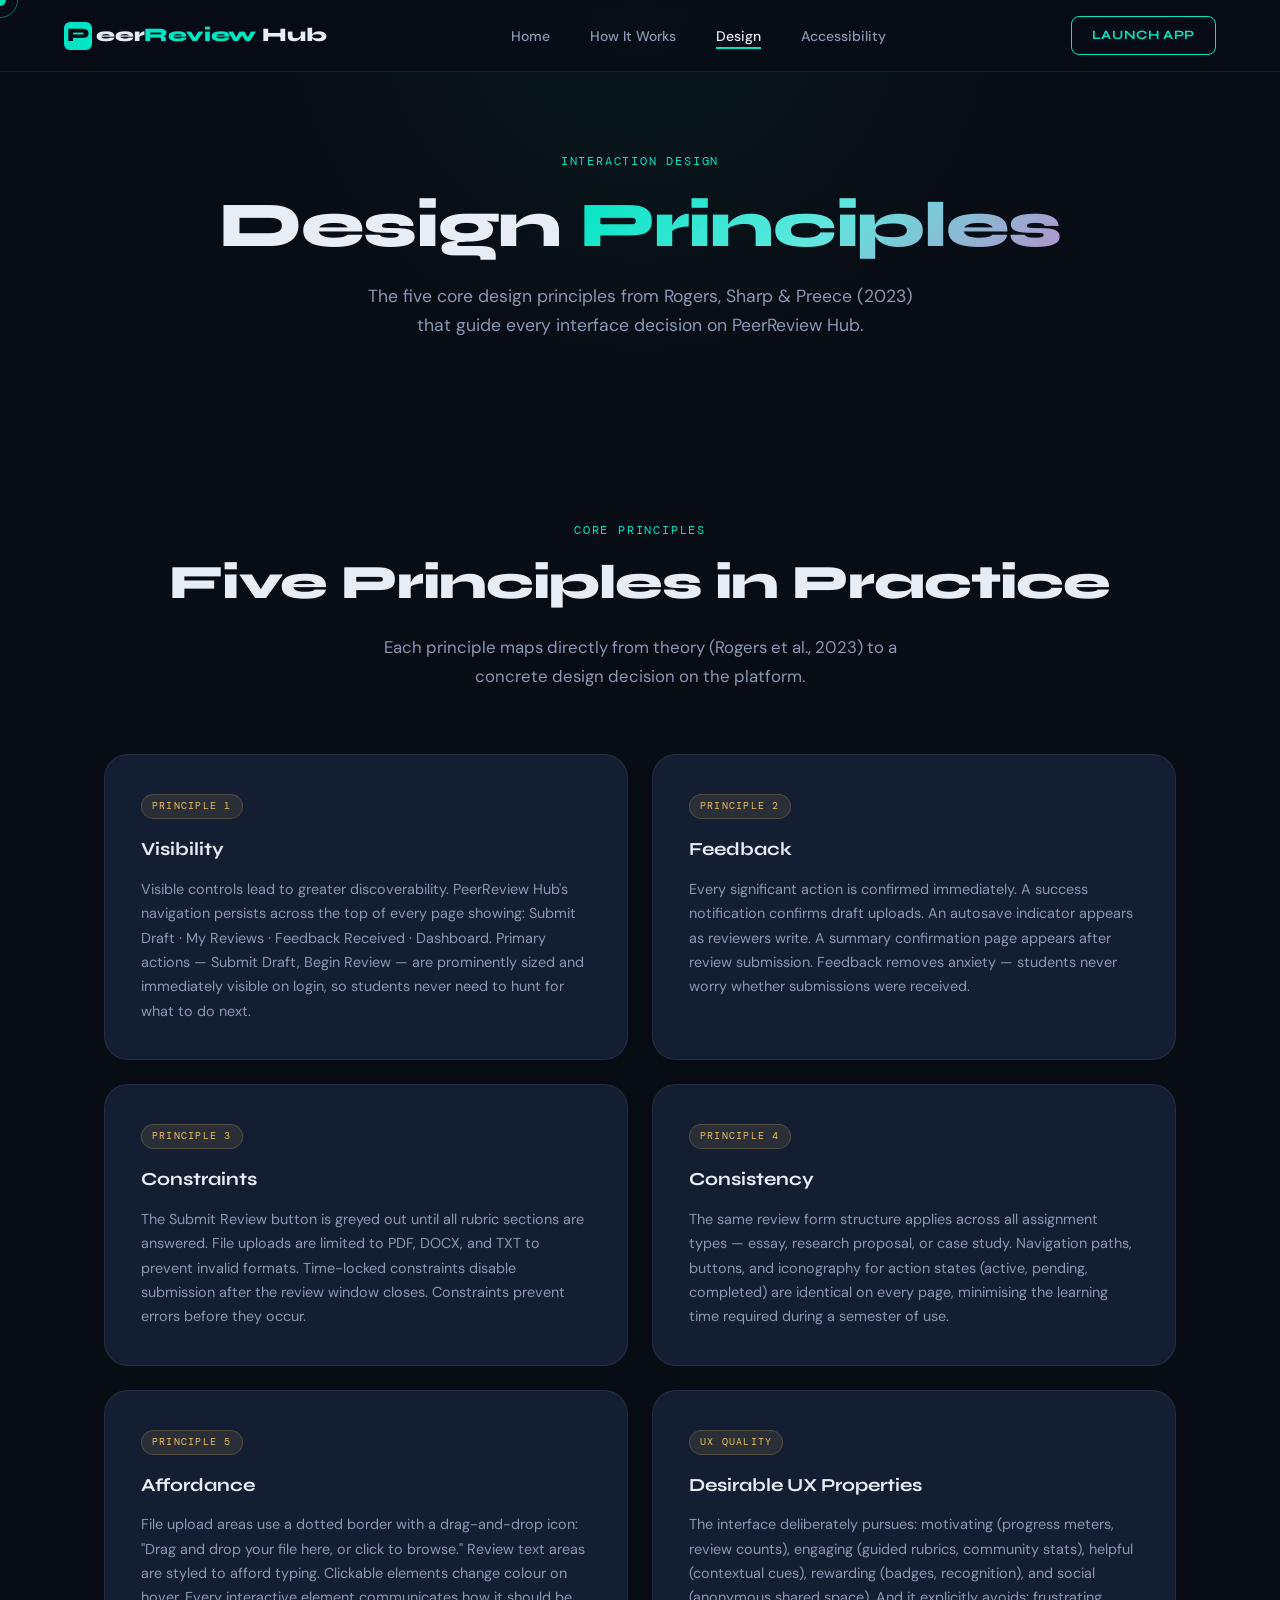
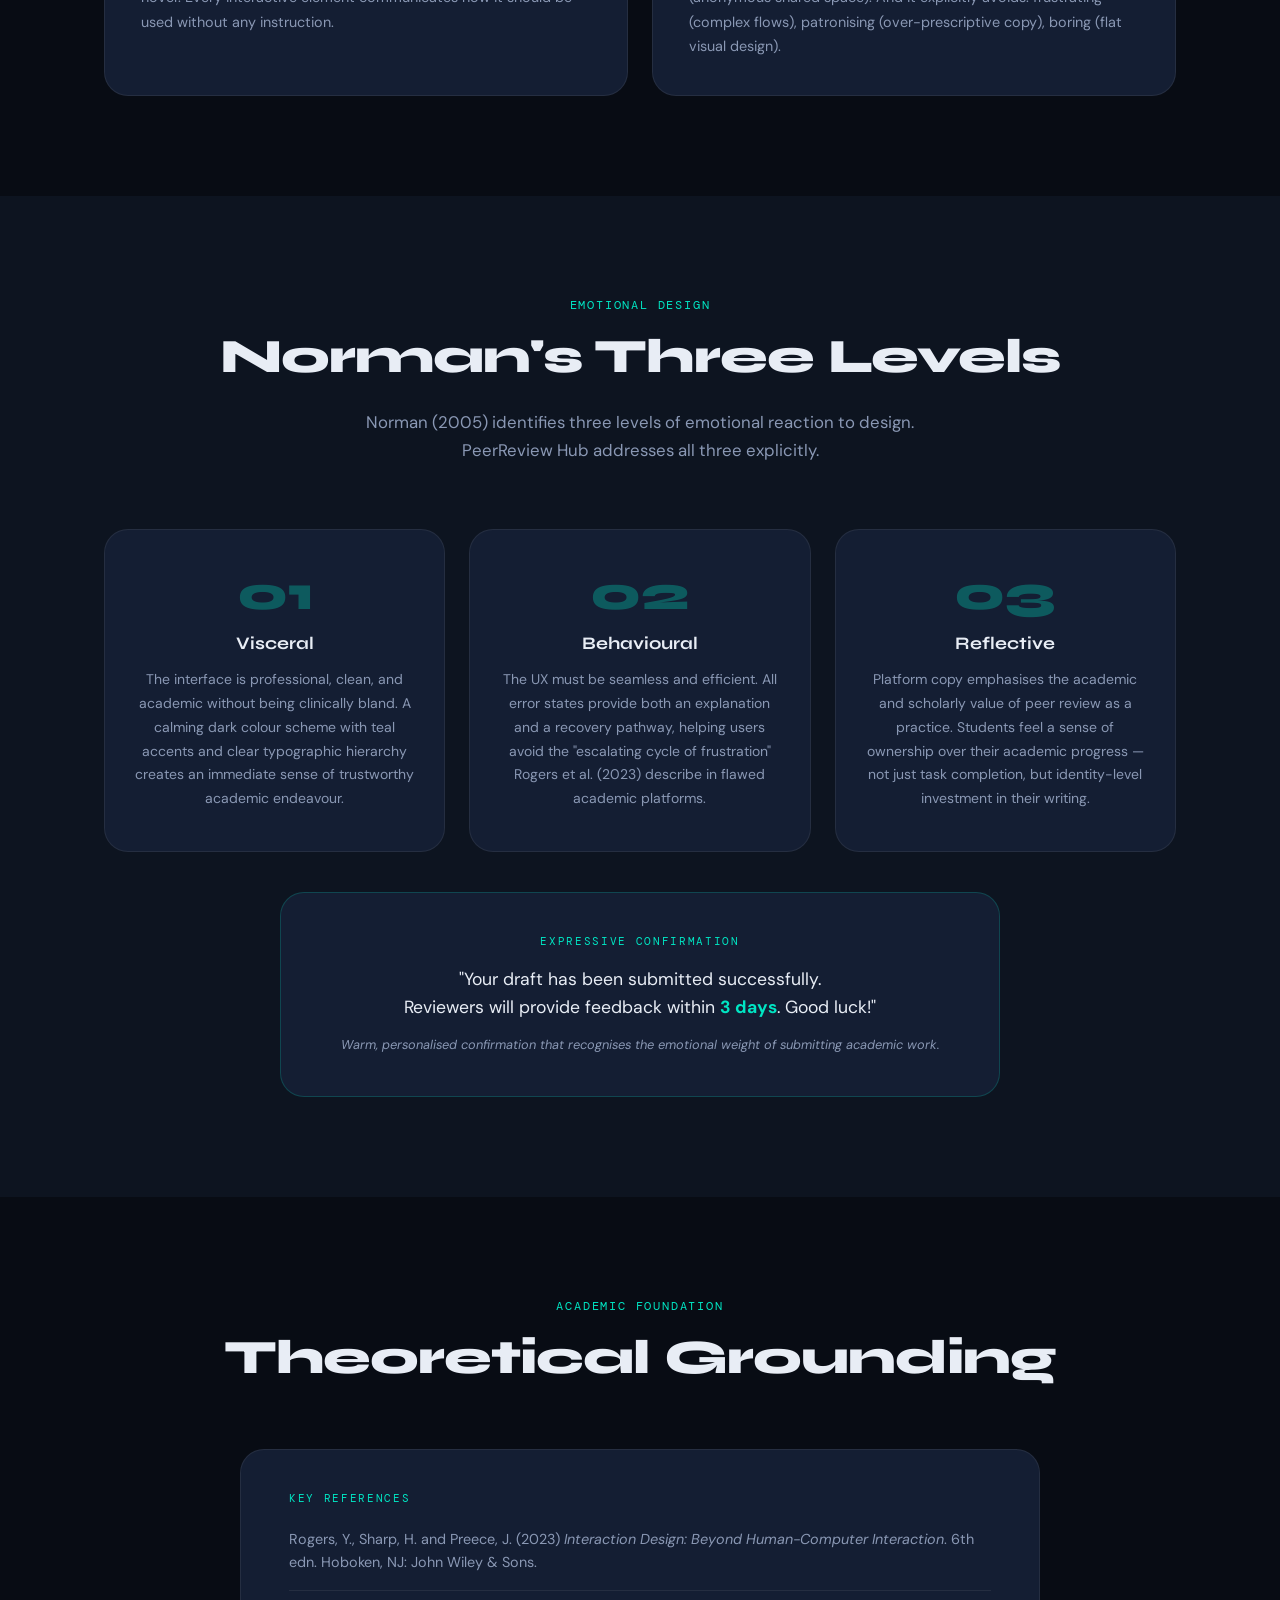
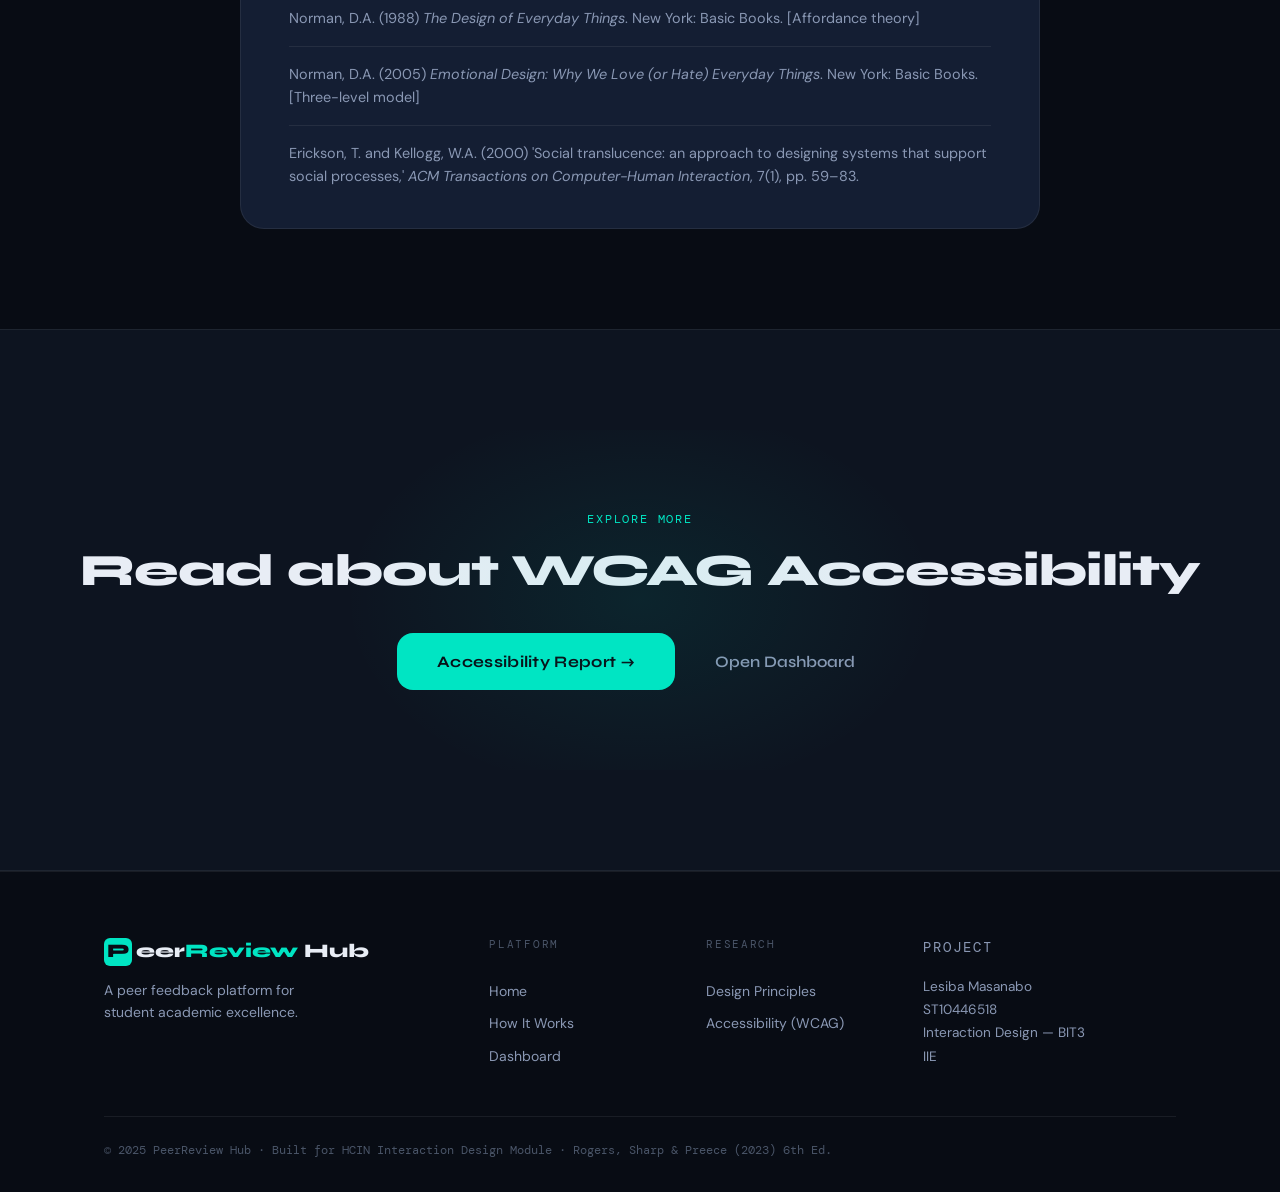
<file: design.html>
<!DOCTYPE html>
<html lang="en">
<head>
  <meta charset="UTF-8" />
  <meta name="viewport" content="width=device-width, initial-scale=1.0" />
  <title>Design Principles — PeerReview Hub</title>
  <link rel="stylesheet" href="style.css" />
  <link rel="preconnect" href="https://fonts.googleapis.com" />
  <link rel="preconnect" href="https://fonts.gstatic.com" crossorigin />
  <link href="https://fonts.googleapis.com/css2?family=Syne:wght@400;600;700;800&family=DM+Sans:ital,wght@0,300;0,400;0,500;1,300&family=DM+Mono:wght@400;500&display=swap" rel="stylesheet" />
</head>
<body>

  <div class="cursor" id="cursor"></div>
  <div class="cursor-trail" id="cursorTrail"></div>

  <nav class="nav" id="nav">
    <a href="index.html" class="nav-logo">
      <span class="logo-mark">P</span>eer<span class="logo-accent">Review</span> Hub
    </a>
    <ul class="nav-links">
      <li><a href="index.html" class="nav-link">Home</a></li>
      <li><a href="how-it-works.html" class="nav-link">How It Works</a></li>
      <li><a href="design.html" class="nav-link active">Design</a></li>
      <li><a href="accessibility.html" class="nav-link">Accessibility</a></li>
    </ul>
    <a href="dashboard.html" class="btn-nav">Launch App</a>
    <button class="nav-toggle" id="navToggle" aria-label="Toggle menu">
      <span></span><span></span><span></span>
    </button>
  </nav>

  <section class="page-hero">
    <p class="page-hero-eyebrow reveal">Interaction Design</p>
    <h1 class="page-hero-title reveal">Design <span class="title-gradient">Principles</span></h1>
    <p class="page-hero-sub reveal">The five core design principles from Rogers, Sharp & Preece (2023) that guide every interface decision on PeerReview Hub.</p>
  </section>

  <!-- Core Design Principles -->
  <section class="design-section section">
    <div class="container">
      <div class="section-head reveal">
        <p class="section-eyebrow">Core Principles</p>
        <h2 class="section-title">Five Principles in Practice</h2>
        <p class="section-body-center">Each principle maps directly from theory (Rogers et al., 2023) to a concrete design decision on the platform.</p>
      </div>
      <div class="design-grid">
        <div class="design-card reveal" style="--delay:0s">
          <span class="design-principle-tag">Principle 1</span>
          <h3>Visibility</h3>
          <p>Visible controls lead to greater discoverability. PeerReview Hub's navigation persists across the top of every page showing: Submit Draft · My Reviews · Feedback Received · Dashboard. Primary actions — Submit Draft, Begin Review — are prominently sized and immediately visible on login, so students never need to hunt for what to do next.</p>
        </div>
        <div class="design-card reveal" style="--delay:0.1s">
          <span class="design-principle-tag">Principle 2</span>
          <h3>Feedback</h3>
          <p>Every significant action is confirmed immediately. A success notification confirms draft uploads. An autosave indicator appears as reviewers write. A summary confirmation page appears after review submission. Feedback removes anxiety — students never worry whether submissions were received.</p>
        </div>
        <div class="design-card reveal" style="--delay:0.2s">
          <span class="design-principle-tag">Principle 3</span>
          <h3>Constraints</h3>
          <p>The Submit Review button is greyed out until all rubric sections are answered. File uploads are limited to PDF, DOCX, and TXT to prevent invalid formats. Time-locked constraints disable submission after the review window closes. Constraints prevent errors before they occur.</p>
        </div>
        <div class="design-card reveal" style="--delay:0.3s">
          <span class="design-principle-tag">Principle 4</span>
          <h3>Consistency</h3>
          <p>The same review form structure applies across all assignment types — essay, research proposal, or case study. Navigation paths, buttons, and iconography for action states (active, pending, completed) are identical on every page, minimising the learning time required during a semester of use.</p>
        </div>
        <div class="design-card reveal" style="--delay:0.4s">
          <span class="design-principle-tag">Principle 5</span>
          <h3>Affordance</h3>
          <p>File upload areas use a dotted border with a drag-and-drop icon: "Drag and drop your file here, or click to browse." Review text areas are styled to afford typing. Clickable elements change colour on hover. Every interactive element communicates how it should be used without any instruction.</p>
        </div>
        <div class="design-card reveal" style="--delay:0.5s">
          <span class="design-principle-tag">UX Quality</span>
          <h3>Desirable UX Properties</h3>
          <p>The interface deliberately pursues: motivating (progress meters, review counts), engaging (guided rubrics, community stats), helpful (contextual cues), rewarding (badges, recognition), and social (anonymous shared space). And it explicitly avoids: frustrating (complex flows), patronising (over-prescriptive copy), boring (flat visual design).</p>
        </div>
      </div>
    </div>
  </section>

  <!-- Emotional Design -->
  <section class="emotion-section section">
    <div class="container">
      <div class="section-head reveal">
        <p class="section-eyebrow">Emotional Design</p>
        <h2 class="section-title">Norman's Three Levels</h2>
        <p class="section-body-center">Norman (2005) identifies three levels of emotional reaction to design. PeerReview Hub addresses all three explicitly.</p>
      </div>
      <div class="emotion-levels">
        <div class="emotion-level reveal" style="--delay:0s">
          <div class="level-num">01</div>
          <h3>Visceral</h3>
          <p>The interface is professional, clean, and academic without being clinically bland. A calming dark colour scheme with teal accents and clear typographic hierarchy creates an immediate sense of trustworthy academic endeavour.</p>
        </div>
        <div class="emotion-level reveal" style="--delay:0.12s">
          <div class="level-num">02</div>
          <h3>Behavioural</h3>
          <p>The UX must be seamless and efficient. All error states provide both an explanation and a recovery pathway, helping users avoid the "escalating cycle of frustration" Rogers et al. (2023) describe in flawed academic platforms.</p>
        </div>
        <div class="emotion-level reveal" style="--delay:0.24s">
          <div class="level-num">03</div>
          <h3>Reflective</h3>
          <p>Platform copy emphasises the academic and scholarly value of peer review as a practice. Students feel a sense of ownership over their academic progress — not just task completion, but identity-level investment in their writing.</p>
        </div>
      </div>

      <!-- Reassurance box -->
      <div class="reveal" style="margin-top:40px">
        <div style="background:var(--surface);border:1px solid rgba(0,229,195,0.2);border-radius:var(--radius-lg);padding:40px 48px;max-width:720px;margin:0 auto;text-align:center">
          <p style="font-family:var(--font-mono);font-size:0.7rem;letter-spacing:0.15em;text-transform:uppercase;color:var(--teal);margin-bottom:14px">Expressive Confirmation</p>
          <p style="font-size:1.1rem;line-height:1.6;color:var(--text)">
            "Your draft has been submitted successfully.<br />
            Reviewers will provide feedback within <strong style="color:var(--teal)">3 days</strong>. Good luck!"
          </p>
          <p style="font-size:0.8rem;color:var(--text-2);margin-top:14px;font-style:italic">Warm, personalised confirmation that recognises the emotional weight of submitting academic work.</p>
        </div>
      </div>
    </div>
  </section>

  <!-- Reference -->
  <section class="section" style="background:var(--bg)">
    <div class="container">
      <div class="section-head reveal">
        <p class="section-eyebrow">Academic Foundation</p>
        <h2 class="section-title">Theoretical Grounding</h2>
      </div>
      <div style="background:var(--surface);border:1px solid var(--border);border-radius:var(--radius-lg);padding:40px 48px;max-width:800px;margin:0 auto" class="reveal">
        <p style="font-family:var(--font-mono);font-size:0.7rem;letter-spacing:0.15em;text-transform:uppercase;color:var(--teal);margin-bottom:20px">Key References</p>
        <div style="display:flex;flex-direction:column;gap:16px">
          <div style="padding-bottom:16px;border-bottom:1px solid var(--border)">
            <p style="font-size:0.9rem;line-height:1.6;color:var(--text-2)">Rogers, Y., Sharp, H. and Preece, J. (2023) <em>Interaction Design: Beyond Human-Computer Interaction</em>. 6th edn. Hoboken, NJ: John Wiley & Sons.</p>
          </div>
          <div style="padding-bottom:16px;border-bottom:1px solid var(--border)">
            <p style="font-size:0.9rem;line-height:1.6;color:var(--text-2)">Norman, D.A. (1988) <em>The Design of Everyday Things</em>. New York: Basic Books. [Affordance theory]</p>
          </div>
          <div style="padding-bottom:16px;border-bottom:1px solid var(--border)">
            <p style="font-size:0.9rem;line-height:1.6;color:var(--text-2)">Norman, D.A. (2005) <em>Emotional Design: Why We Love (or Hate) Everyday Things</em>. New York: Basic Books. [Three-level model]</p>
          </div>
          <div>
            <p style="font-size:0.9rem;line-height:1.6;color:var(--text-2)">Erickson, T. and Kellogg, W.A. (2000) 'Social translucence: an approach to designing systems that support social processes,' <em>ACM Transactions on Computer-Human Interaction</em>, 7(1), pp. 59–83.</p>
          </div>
        </div>
      </div>
    </div>
  </section>

  <section class="cta-banner section">
    <div class="cta-inner reveal">
      <div class="cta-glow"></div>
      <p class="cta-eyebrow">Explore more</p>
      <h2 class="cta-title">Read about WCAG Accessibility</h2>
      <div class="cta-actions">
        <a href="accessibility.html" class="btn-primary btn-large">Accessibility Report →</a>
        <a href="dashboard.html" class="btn-ghost btn-large">Open Dashboard</a>
      </div>
    </div>
  </section>

  <footer class="footer">
    <div class="container">
      <div class="footer-grid">
        <div class="footer-brand">
          <p class="footer-logo"><span class="logo-mark">P</span>eer<span class="logo-accent">Review</span> Hub</p>
          <p class="footer-tagline">A peer feedback platform for<br />student academic excellence.</p>
        </div>
        <div class="footer-links">
          <p class="footer-group-title">Platform</p>
          <a href="index.html">Home</a>
          <a href="how-it-works.html">How It Works</a>
          <a href="dashboard.html">Dashboard</a>
        </div>
        <div class="footer-links">
          <p class="footer-group-title">Research</p>
          <a href="design.html">Design Principles</a>
          <a href="accessibility.html">Accessibility (WCAG)</a>
        </div>
        <div class="footer-meta">
          <p class="footer-group-title">Project</p>
          <p>Lesiba Masanabo<br />ST10446518<br />Interaction Design — BIT3<br />IIE</p>
        </div>
      </div>
      <div class="footer-bottom">
        <p>© 2025 PeerReview Hub · Built for HCIN Interaction Design Module · Rogers, Sharp & Preece (2023) 6th Ed.</p>
      </div>
    </div>
  </footer>

  <script src="main.js"></script>
</body>
</html>
</file>
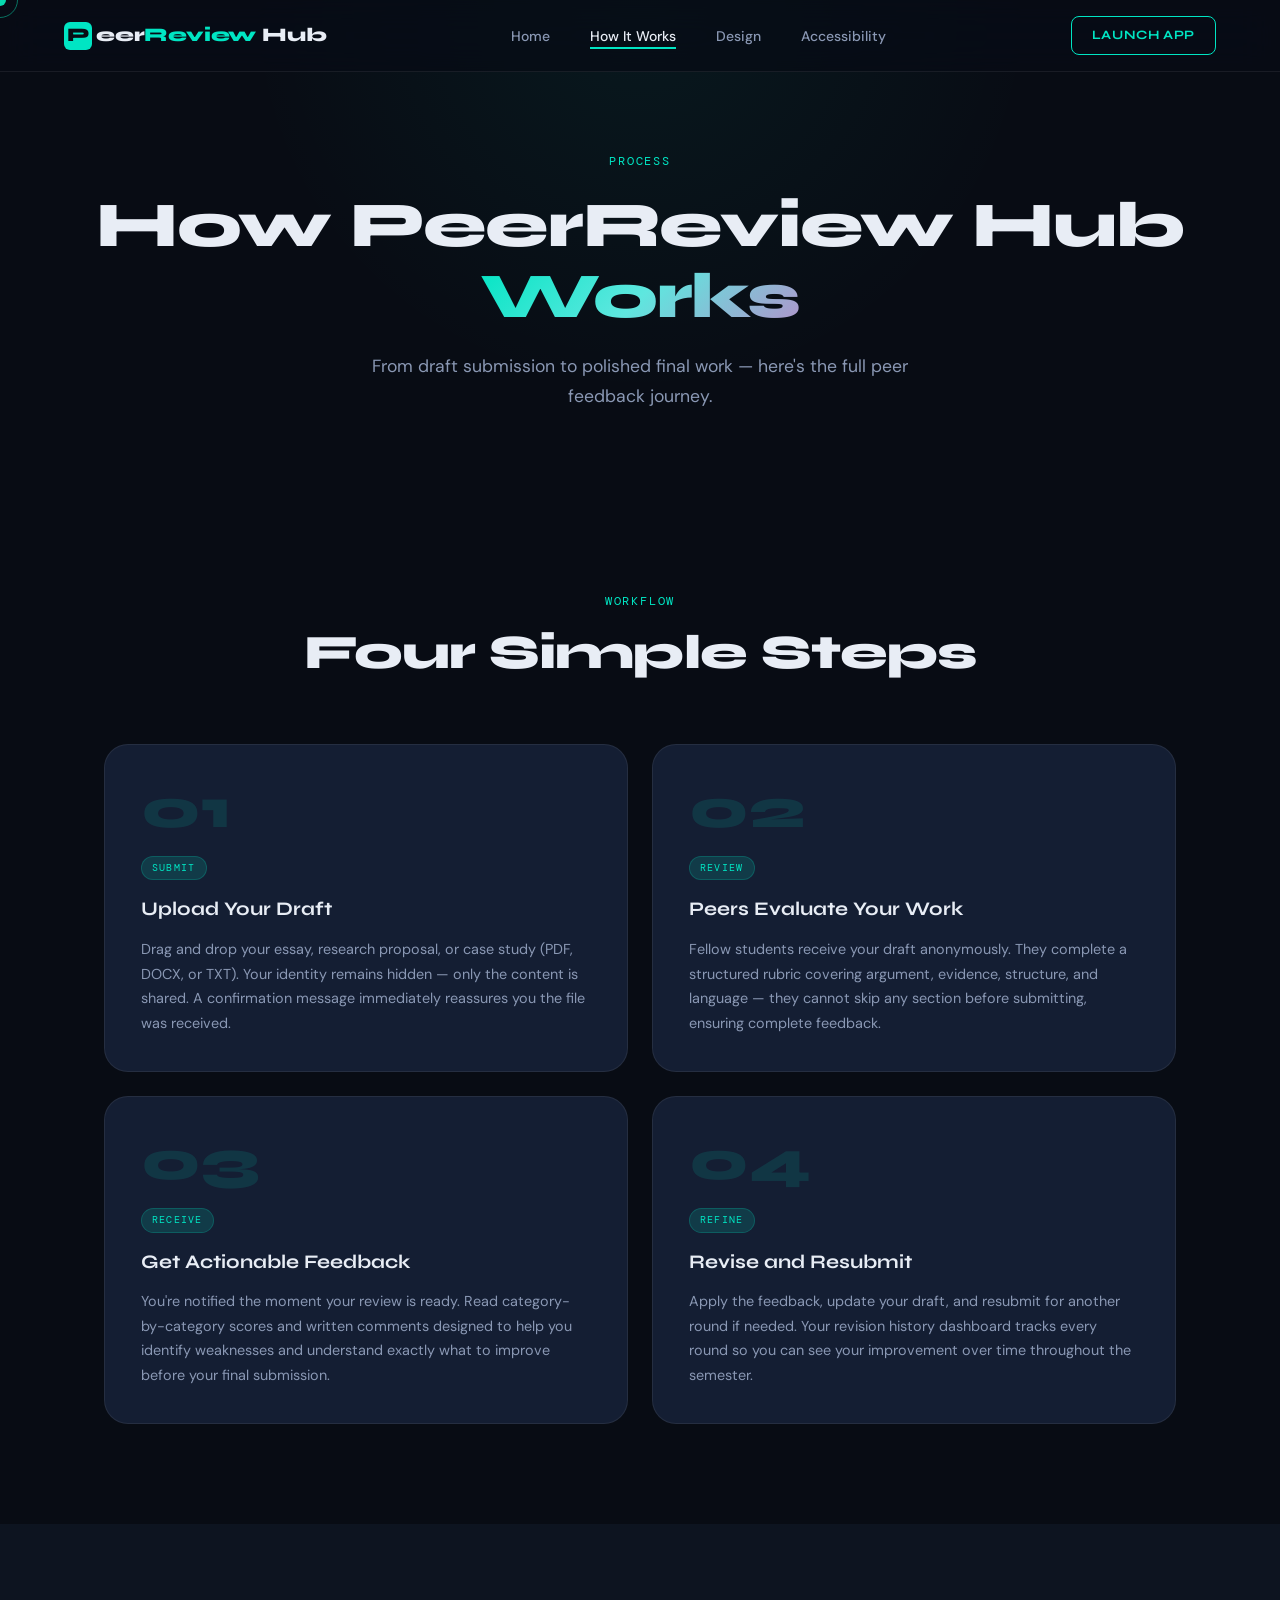
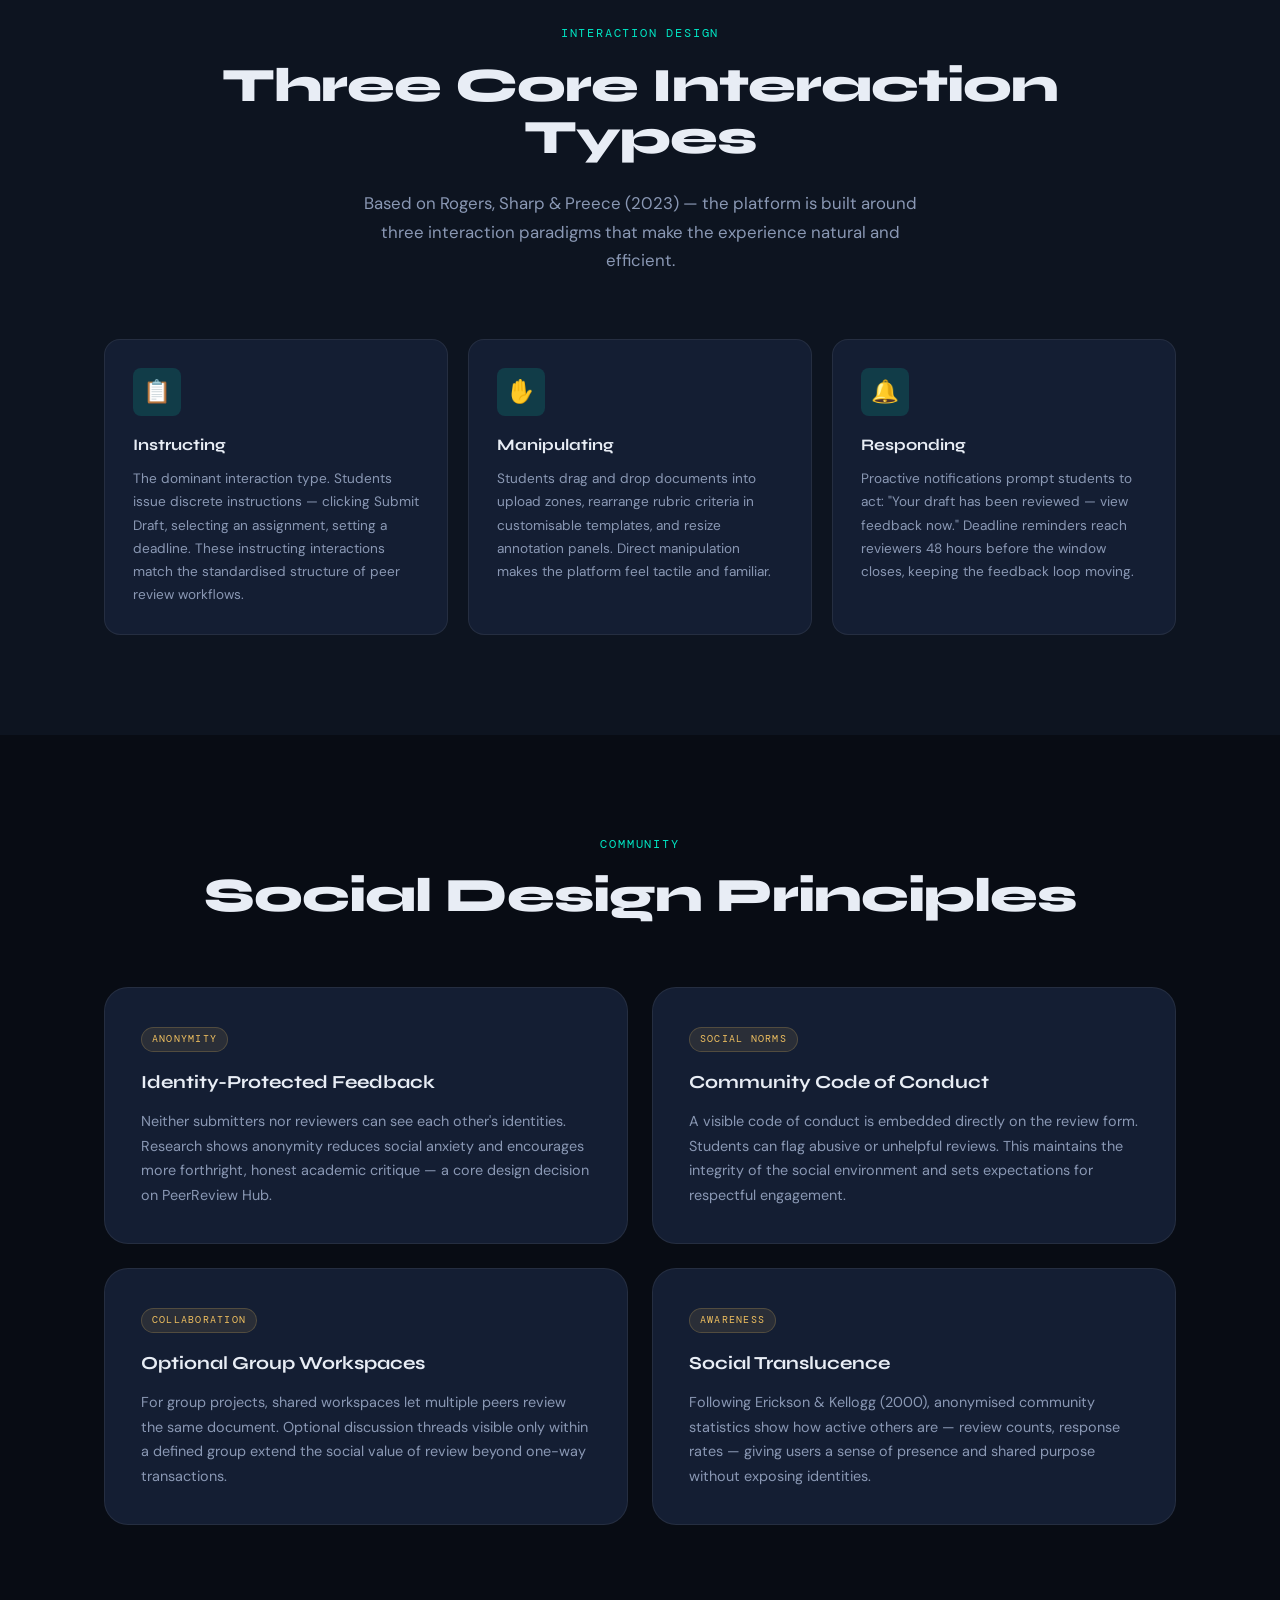
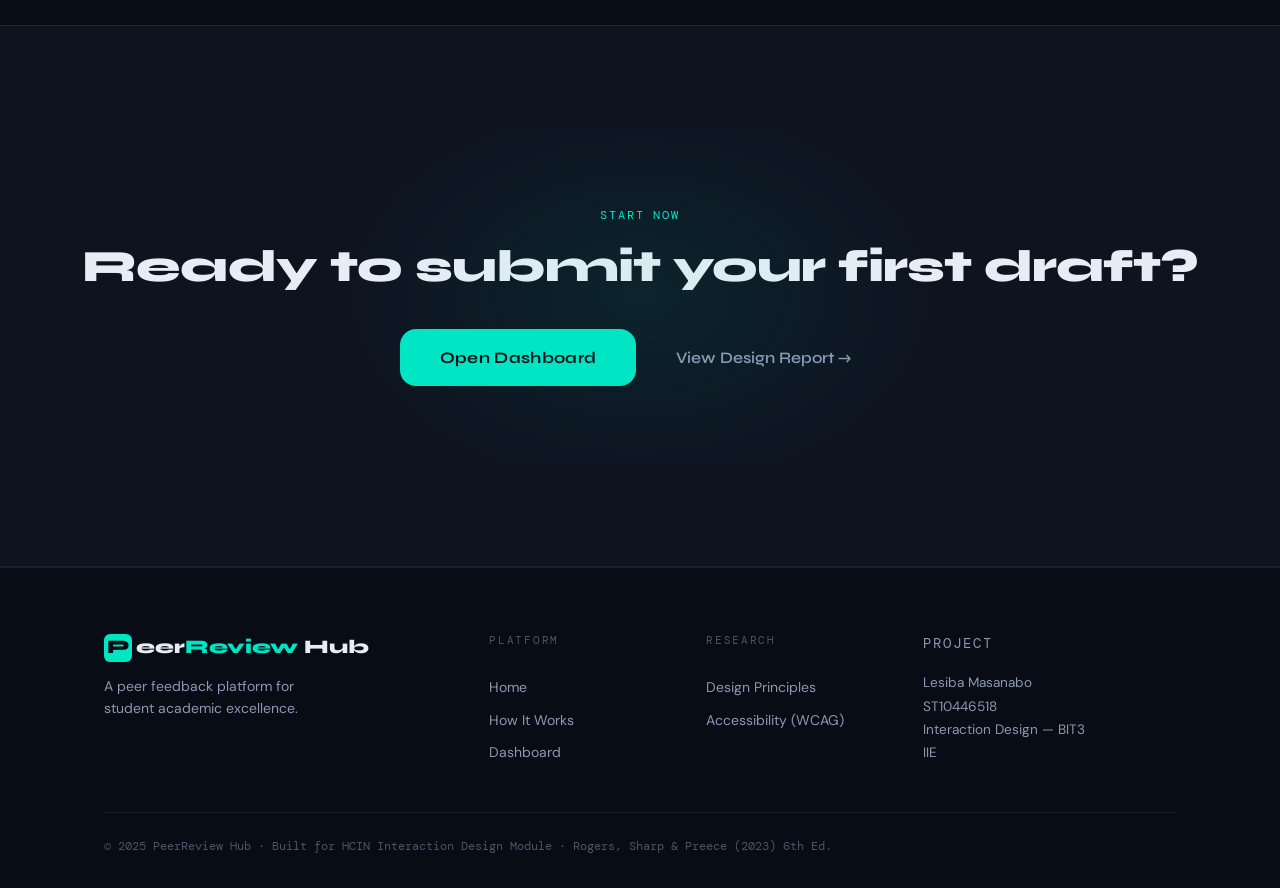
<file: how-it-works.html>
<!DOCTYPE html>
<html lang="en">
<head>
  <meta charset="UTF-8" />
  <meta name="viewport" content="width=device-width, initial-scale=1.0" />
  <title>How It Works — PeerReview Hub</title>
  <link rel="stylesheet" href="style.css" />
  <link rel="preconnect" href="https://fonts.googleapis.com" />
  <link rel="preconnect" href="https://fonts.gstatic.com" crossorigin />
  <link href="https://fonts.googleapis.com/css2?family=Syne:wght@400;600;700;800&family=DM+Sans:ital,wght@0,300;0,400;0,500;1,300&family=DM+Mono:wght@400;500&display=swap" rel="stylesheet" />
</head>
<body>

  <div class="cursor" id="cursor"></div>
  <div class="cursor-trail" id="cursorTrail"></div>

  <nav class="nav" id="nav">
    <a href="index.html" class="nav-logo">
      <span class="logo-mark">P</span>eer<span class="logo-accent">Review</span> Hub
    </a>
    <ul class="nav-links">
      <li><a href="index.html" class="nav-link">Home</a></li>
      <li><a href="how-it-works.html" class="nav-link active">How It Works</a></li>
      <li><a href="design.html" class="nav-link">Design</a></li>
      <li><a href="accessibility.html" class="nav-link">Accessibility</a></li>
    </ul>
    <a href="dashboard.html" class="btn-nav">Launch App</a>
    <button class="nav-toggle" id="navToggle" aria-label="Toggle menu">
      <span></span><span></span><span></span>
    </button>
  </nav>

  <!-- Page Hero -->
  <section class="page-hero">
    <p class="page-hero-eyebrow reveal">Process</p>
    <h1 class="page-hero-title reveal">How PeerReview Hub<br /><span class="title-gradient">Works</span></h1>
    <p class="page-hero-sub reveal">From draft submission to polished final work — here's the full peer feedback journey.</p>
  </section>

  <!-- Steps -->
  <section class="steps-section section">
    <div class="container">
      <div class="section-head reveal">
        <p class="section-eyebrow">Workflow</p>
        <h2 class="section-title">Four Simple Steps</h2>
      </div>
      <div class="steps-grid">
        <div class="step-card reveal" style="--delay:0s">
          <div class="step-number">01</div>
          <span class="step-tag">Submit</span>
          <h3>Upload Your Draft</h3>
          <p>Drag and drop your essay, research proposal, or case study (PDF, DOCX, or TXT). Your identity remains hidden — only the content is shared. A confirmation message immediately reassures you the file was received.</p>
        </div>
        <div class="step-card reveal" style="--delay:0.1s">
          <div class="step-number">02</div>
          <span class="step-tag">Review</span>
          <h3>Peers Evaluate Your Work</h3>
          <p>Fellow students receive your draft anonymously. They complete a structured rubric covering argument, evidence, structure, and language — they cannot skip any section before submitting, ensuring complete feedback.</p>
        </div>
        <div class="step-card reveal" style="--delay:0.2s">
          <div class="step-number">03</div>
          <span class="step-tag">Receive</span>
          <h3>Get Actionable Feedback</h3>
          <p>You're notified the moment your review is ready. Read category-by-category scores and written comments designed to help you identify weaknesses and understand exactly what to improve before your final submission.</p>
        </div>
        <div class="step-card reveal" style="--delay:0.3s">
          <div class="step-number">04</div>
          <span class="step-tag">Refine</span>
          <h3>Revise and Resubmit</h3>
          <p>Apply the feedback, update your draft, and resubmit for another round if needed. Your revision history dashboard tracks every round so you can see your improvement over time throughout the semester.</p>
        </div>
      </div>
    </div>
  </section>

  <!-- Interaction Types -->
  <section class="interaction-section section">
    <div class="container">
      <div class="section-head reveal">
        <p class="section-eyebrow">Interaction Design</p>
        <h2 class="section-title">Three Core Interaction Types</h2>
        <p class="section-body-center">Based on Rogers, Sharp & Preece (2023) — the platform is built around three interaction paradigms that make the experience natural and efficient.</p>
      </div>
      <div class="interaction-grid">
        <div class="int-card reveal" style="--delay:0s">
          <div class="int-icon">📋</div>
          <h3>Instructing</h3>
          <p>The dominant interaction type. Students issue discrete instructions — clicking Submit Draft, selecting an assignment, setting a deadline. These instructing interactions match the standardised structure of peer review workflows.</p>
        </div>
        <div class="int-card reveal" style="--delay:0.1s">
          <div class="int-icon">✋</div>
          <h3>Manipulating</h3>
          <p>Students drag and drop documents into upload zones, rearrange rubric criteria in customisable templates, and resize annotation panels. Direct manipulation makes the platform feel tactile and familiar.</p>
        </div>
        <div class="int-card reveal" style="--delay:0.2s">
          <div class="int-icon">🔔</div>
          <h3>Responding</h3>
          <p>Proactive notifications prompt students to act: "Your draft has been reviewed — view feedback now." Deadline reminders reach reviewers 48 hours before the window closes, keeping the feedback loop moving.</p>
        </div>
      </div>
    </div>
  </section>

  <!-- Social Interactions -->
  <section class="section" style="background:var(--bg)">
    <div class="container">
      <div class="section-head reveal">
        <p class="section-eyebrow">Community</p>
        <h2 class="section-title">Social Design Principles</h2>
      </div>
      <div class="design-grid">
        <div class="design-card reveal" style="--delay:0s">
          <span class="design-principle-tag">Anonymity</span>
          <h3>Identity-Protected Feedback</h3>
          <p>Neither submitters nor reviewers can see each other's identities. Research shows anonymity reduces social anxiety and encourages more forthright, honest academic critique — a core design decision on PeerReview Hub.</p>
        </div>
        <div class="design-card reveal" style="--delay:0.1s">
          <span class="design-principle-tag">Social Norms</span>
          <h3>Community Code of Conduct</h3>
          <p>A visible code of conduct is embedded directly on the review form. Students can flag abusive or unhelpful reviews. This maintains the integrity of the social environment and sets expectations for respectful engagement.</p>
        </div>
        <div class="design-card reveal" style="--delay:0.2s">
          <span class="design-principle-tag">Collaboration</span>
          <h3>Optional Group Workspaces</h3>
          <p>For group projects, shared workspaces let multiple peers review the same document. Optional discussion threads visible only within a defined group extend the social value of review beyond one-way transactions.</p>
        </div>
        <div class="design-card reveal" style="--delay:0.3s">
          <span class="design-principle-tag">Awareness</span>
          <h3>Social Translucence</h3>
          <p>Following Erickson & Kellogg (2000), anonymised community statistics show how active others are — review counts, response rates — giving users a sense of presence and shared purpose without exposing identities.</p>
        </div>
      </div>
    </div>
  </section>

  <!-- CTA -->
  <section class="cta-banner section">
    <div class="cta-inner reveal">
      <div class="cta-glow"></div>
      <p class="cta-eyebrow">Start now</p>
      <h2 class="cta-title">Ready to submit your first draft?</h2>
      <div class="cta-actions">
        <a href="dashboard.html" class="btn-primary btn-large">Open Dashboard</a>
        <a href="design.html" class="btn-ghost btn-large">View Design Report →</a>
      </div>
    </div>
  </section>

  <footer class="footer">
    <div class="container">
      <div class="footer-grid">
        <div class="footer-brand">
          <p class="footer-logo"><span class="logo-mark">P</span>eer<span class="logo-accent">Review</span> Hub</p>
          <p class="footer-tagline">A peer feedback platform for<br />student academic excellence.</p>
        </div>
        <div class="footer-links">
          <p class="footer-group-title">Platform</p>
          <a href="index.html">Home</a>
          <a href="how-it-works.html">How It Works</a>
          <a href="dashboard.html">Dashboard</a>
        </div>
        <div class="footer-links">
          <p class="footer-group-title">Research</p>
          <a href="design.html">Design Principles</a>
          <a href="accessibility.html">Accessibility (WCAG)</a>
        </div>
        <div class="footer-meta">
          <p class="footer-group-title">Project</p>
          <p>Lesiba Masanabo<br />ST10446518<br />Interaction Design — BIT3<br />IIE</p>
        </div>
      </div>
      <div class="footer-bottom">
        <p>© 2025 PeerReview Hub · Built for HCIN Interaction Design Module · Rogers, Sharp & Preece (2023) 6th Ed.</p>
      </div>
    </div>
  </footer>

  <script src="main.js"></script>
</body>
</html>
</file>
<file: style.css>
/* ═══════════════════════════════════════════════
   PEERREVIEW HUB — MAIN STYLESHEET
   Dark Academic Futurism · Teal Accents · Syne Font
═══════════════════════════════════════════════ */

/* ── Variables ── */
:root {
  --bg:        #080c14;
  --bg-2:      #0d1420;
  --bg-3:      #111b2e;
  --surface:   #141e33;
  --surface-2: #1a2540;
  --border:    rgba(255,255,255,0.07);
  --border-2:  rgba(255,255,255,0.12);

  --teal:      #00e5c3;
  --teal-dim:  rgba(0,229,195,0.15);
  --teal-glow: rgba(0,229,195,0.4);
  --teal-dark: #009e87;

  --text:      #e8edf5;
  --text-2:    #8a98b4;
  --text-3:    #4a5568;

  --gold:      #f0c060;
  --red-soft:  #ff6b6b;

  --radius-sm: 8px;
  --radius:    16px;
  --radius-lg: 24px;
  --radius-xl: 36px;

  --shadow: 0 24px 64px rgba(0,0,0,0.5);
  --shadow-card: 0 8px 32px rgba(0,0,0,0.4);

  --font-display: 'Syne', sans-serif;
  --font-body:    'DM Sans', sans-serif;
  --font-mono:    'DM Mono', monospace;

  --nav-h: 72px;
  --transition: 0.35s cubic-bezier(0.25,0.46,0.45,0.94);
}

/* ── Reset ── */
*, *::before, *::after { box-sizing: border-box; margin: 0; padding: 0; }
html { scroll-behavior: smooth; font-size: 16px; }
body {
  background: var(--bg);
  color: var(--text);
  font-family: var(--font-body);
  font-weight: 400;
  line-height: 1.6;
  overflow-x: hidden;
}
a { color: inherit; text-decoration: none; }
ul { list-style: none; }
img { max-width: 100%; display: block; }

/* ── Custom Cursor ── */
.cursor, .cursor-trail {
  position: fixed;
  border-radius: 50%;
  pointer-events: none;
  z-index: 9999;
  mix-blend-mode: difference;
  transition: opacity 0.3s;
}
.cursor {
  width: 12px; height: 12px;
  background: var(--teal);
  transform: translate(-50%,-50%);
}
.cursor-trail {
  width: 36px; height: 36px;
  border: 1.5px solid rgba(0,229,195,0.5);
  transform: translate(-50%,-50%);
  transition: transform 0.12s ease, width 0.2s, height 0.2s;
}
body:hover .cursor, body:hover .cursor-trail { opacity: 1; }

/* ── Nav ── */
.nav {
  position: fixed; top: 0; left: 0; right: 0; z-index: 1000;
  height: var(--nav-h);
  display: flex; align-items: center; justify-content: space-between;
  padding: 0 5vw;
  background: rgba(8,12,20,0.8);
  backdrop-filter: blur(20px) saturate(180%);
  border-bottom: 1px solid var(--border);
  transition: background var(--transition), border-color var(--transition);
}
.nav.scrolled {
  background: rgba(8,12,20,0.95);
  border-bottom-color: var(--border-2);
}
.nav-logo {
  font-family: var(--font-display);
  font-size: 1.2rem;
  font-weight: 800;
  letter-spacing: -0.01em;
}
.logo-mark {
  display: inline-flex; align-items: center; justify-content: center;
  width: 28px; height: 28px;
  background: var(--teal);
  color: var(--bg);
  border-radius: 6px;
  font-weight: 800;
  margin-right: 4px;
}
.logo-accent { color: var(--teal); }

.nav-links {
  display: flex; gap: 2.5rem;
}
.nav-link {
  font-size: 0.875rem;
  font-weight: 500;
  color: var(--text-2);
  position: relative;
  transition: color var(--transition);
}
.nav-link::after {
  content: '';
  position: absolute; bottom: -4px; left: 0; right: 0;
  height: 1.5px;
  background: var(--teal);
  transform: scaleX(0);
  transform-origin: left;
  transition: transform var(--transition);
}
.nav-link:hover, .nav-link.active { color: var(--text); }
.nav-link:hover::after, .nav-link.active::after { transform: scaleX(1); }

.btn-nav {
  font-family: var(--font-display);
  font-size: 0.8rem;
  font-weight: 700;
  letter-spacing: 0.05em;
  text-transform: uppercase;
  padding: 8px 20px;
  border: 1.5px solid var(--teal);
  border-radius: var(--radius-sm);
  color: var(--teal);
  transition: background var(--transition), color var(--transition);
}
.btn-nav:hover { background: var(--teal); color: var(--bg); }

.nav-toggle {
  display: none;
  flex-direction: column; gap: 5px;
  background: none; border: none; cursor: pointer;
  padding: 4px;
}
.nav-toggle span {
  display: block; width: 22px; height: 1.5px;
  background: var(--text);
  transition: transform 0.3s, opacity 0.3s;
}

/* ── Buttons ── */
.btn-primary {
  display: inline-block;
  font-family: var(--font-display);
  font-weight: 700;
  font-size: 0.9rem;
  letter-spacing: 0.02em;
  padding: 14px 32px;
  background: var(--teal);
  color: var(--bg);
  border-radius: var(--radius);
  transition: transform 0.2s, box-shadow 0.2s, background 0.2s;
  box-shadow: 0 0 0 0 var(--teal-glow);
}
.btn-primary:hover {
  transform: translateY(-2px);
  box-shadow: 0 8px 32px var(--teal-glow);
  background: #00f5d0;
}
.btn-primary.btn-large { padding: 16px 40px; font-size: 1rem; }

.btn-ghost {
  display: inline-block;
  font-family: var(--font-display);
  font-weight: 600;
  font-size: 0.9rem;
  color: var(--text-2);
  padding: 14px 24px;
  transition: color var(--transition);
}
.btn-ghost:hover { color: var(--text); }
.btn-ghost.btn-large { padding: 16px 28px; font-size: 1rem; }

.btn-outline {
  display: inline-block;
  font-family: var(--font-display);
  font-weight: 600;
  font-size: 0.875rem;
  padding: 12px 28px;
  border: 1.5px solid var(--border-2);
  border-radius: var(--radius);
  color: var(--text-2);
  transition: border-color var(--transition), color var(--transition), background var(--transition);
}
.btn-outline:hover {
  border-color: var(--teal);
  color: var(--teal);
  background: var(--teal-dim);
}

/* ── Section Helpers ── */
.section { padding: 100px 0; }
.container { max-width: 1200px; margin: 0 auto; padding: 0 5vw; }
.section-eyebrow {
  font-family: var(--font-mono);
  font-size: 0.75rem;
  letter-spacing: 0.15em;
  text-transform: uppercase;
  color: var(--teal);
  margin-bottom: 16px;
}
.section-title {
  font-family: var(--font-display);
  font-size: clamp(2rem, 4vw, 3rem);
  font-weight: 800;
  line-height: 1.1;
  letter-spacing: -0.02em;
  margin-bottom: 24px;
}
.section-body {
  font-size: 1.05rem;
  color: var(--text-2);
  max-width: 480px;
  line-height: 1.7;
  margin-bottom: 32px;
}
.section-head { text-align: center; margin-bottom: 64px; }
.section-head .section-title { display: block; }
.section-body-center {
  font-size: 1.05rem;
  color: var(--text-2);
  max-width: 560px;
  margin: 0 auto;
  line-height: 1.7;
}

/* ── Reveal Animation ── */
.reveal {
  opacity: 0;
  transform: translateY(28px);
  transition: opacity 0.7s ease, transform 0.7s ease;
  transition-delay: var(--delay, 0s);
}
.reveal.visible {
  opacity: 1;
  transform: translateY(0);
}

/* ══════════════════════════════
   HERO
══════════════════════════════ */
.hero {
  position: relative;
  min-height: 100vh;
  display: grid;
  grid-template-columns: 1fr 1fr;
  align-items: center;
  padding: calc(var(--nav-h) + 60px) 5vw 80px;
  overflow: hidden;
  gap: 40px;
}

#heroCanvas {
  position: absolute; inset: 0;
  width: 100%; height: 100%;
  z-index: 0;
  opacity: 0.6;
}

.hero-content { position: relative; z-index: 1; }

.hero-badge {
  display: inline-flex; align-items: center; gap: 8px;
  font-family: var(--font-mono);
  font-size: 0.75rem;
  color: var(--teal);
  background: var(--teal-dim);
  border: 1px solid rgba(0,229,195,0.25);
  border-radius: 100px;
  padding: 6px 14px;
  margin-bottom: 28px;
}
.badge-dot {
  width: 6px; height: 6px;
  border-radius: 50%;
  background: var(--teal);
  animation: pulse-dot 2s infinite;
}
@keyframes pulse-dot {
  0%,100% { opacity: 1; }
  50% { opacity: 0.3; }
}

.hero-title {
  font-family: var(--font-display);
  font-size: clamp(2.5rem, 5.5vw, 4.5rem);
  font-weight: 800;
  line-height: 1.05;
  letter-spacing: -0.03em;
  margin-bottom: 24px;
}
.title-gradient {
  background: linear-gradient(135deg, var(--teal) 0%, #5ee7df 50%, #b490ca 100%);
  -webkit-background-clip: text;
  -webkit-text-fill-color: transparent;
  background-clip: text;
}

.hero-sub {
  font-size: 1.1rem;
  color: var(--text-2);
  max-width: 440px;
  line-height: 1.7;
  margin-bottom: 36px;
}

.hero-cta {
  display: flex; gap: 8px; align-items: center;
  flex-wrap: wrap;
  margin-bottom: 56px;
}

.hero-stats {
  display: flex; align-items: center; gap: 24px;
  padding: 20px 28px;
  background: var(--surface);
  border: 1px solid var(--border-2);
  border-radius: var(--radius);
  backdrop-filter: blur(10px);
  width: fit-content;
}
.stat { text-align: center; }
.stat-num {
  display: block;
  font-family: var(--font-display);
  font-size: 1.8rem;
  font-weight: 800;
  color: var(--teal);
  line-height: 1;
}
.stat-suffix { font-family: var(--font-display); font-size: 1.8rem; font-weight: 800; color: var(--teal); }
.stat-label {
  font-size: 0.72rem;
  color: var(--text-3);
  font-family: var(--font-mono);
  letter-spacing: 0.05em;
  text-transform: uppercase;
  margin-top: 4px;
  display: block;
}
.stat-divider { width: 1px; height: 36px; background: var(--border-2); }

.hero-visual {
  position: relative; z-index: 1;
  display: flex; justify-content: center; align-items: center;
  height: 480px;
}

/* Floating Cards */
.floating-card {
  position: absolute;
  background: var(--surface);
  border: 1px solid var(--border-2);
  border-radius: var(--radius);
  padding: 20px;
  backdrop-filter: blur(16px);
  box-shadow: var(--shadow-card);
  transition: transform 0.1s ease;
}
.card-1 {
  width: 220px;
  top: 20px; left: 0;
  animation: float1 6s ease-in-out infinite;
}
.card-2 {
  width: 240px;
  top: 50%; left: 50%;
  transform: translate(-50%,-50%);
  animation: float2 7s ease-in-out infinite;
  z-index: 2;
  border-color: rgba(0,229,195,0.3);
}
.card-3 {
  width: 200px;
  bottom: 30px; right: -10px;
  animation: float3 8s ease-in-out infinite;
}
@keyframes float1 { 0%,100% { transform: translateY(0) rotate(-2deg); } 50% { transform: translateY(-16px) rotate(0deg); } }
@keyframes float2 { 0%,100% { transform: translate(-50%,-50%) translateY(0); } 50% { transform: translate(-50%,-50%) translateY(-20px); } }
@keyframes float3 { 0%,100% { transform: translateY(0) rotate(2deg); } 50% { transform: translateY(-12px) rotate(-1deg); } }

.card-header {
  display: flex; align-items: center; gap: 8px;
  margin-bottom: 14px;
}
.card-icon { font-size: 1.1rem; }
.card-tag {
  font-family: var(--font-mono);
  font-size: 0.7rem;
  color: var(--teal);
  letter-spacing: 0.08em;
  text-transform: uppercase;
}
.card-bar {
  height: 6px;
  background: var(--surface-2);
  border-radius: 3px;
  margin-bottom: 8px;
  overflow: hidden;
}
.card-bar::after {
  content: '';
  display: block;
  height: 100%;
  width: inherit;
  background: linear-gradient(90deg, var(--teal), rgba(0,229,195,0.3));
  border-radius: 3px;
}
.card-footer {
  display: flex; align-items: center; gap: 6px;
  margin-top: 14px;
  font-size: 0.72rem; color: var(--text-3);
  font-family: var(--font-mono);
}
.status-dot { width: 6px; height: 6px; border-radius: 50%; }
.status-dot.submitted { background: var(--teal); box-shadow: 0 0 6px var(--teal-glow); }

.rating-row {
  display: flex; align-items: center; gap: 10px;
  margin-bottom: 10px;
}
.rating-label { font-size: 0.72rem; color: var(--text-2); width: 64px; font-family: var(--font-mono); }
.rating-bar {
  flex: 1; height: 5px;
  background: var(--surface-2);
  border-radius: 3px; overflow: hidden;
}
.rating-fill { height: 100%; background: var(--teal); border-radius: 3px; }

.card-text { font-family: var(--font-display); font-size: 1.1rem; font-weight: 700; margin-bottom: 4px; }
.card-sub { font-size: 0.75rem; color: var(--text-2); margin-bottom: 14px; }
.badge-row { display: flex; gap: 6px; }
.badge-chip {
  font-size: 0.7rem;
  padding: 3px 10px;
  background: var(--teal-dim);
  border: 1px solid rgba(0,229,195,0.2);
  border-radius: 100px;
  color: var(--teal);
  font-family: var(--font-mono);
}

.hero-scroll-hint {
  position: absolute;
  bottom: 32px; left: 5vw;
  display: flex; align-items: center; gap: 12px;
  font-size: 0.72rem;
  color: var(--text-3);
  font-family: var(--font-mono);
  letter-spacing: 0.1em;
  text-transform: uppercase;
  z-index: 1;
}
.scroll-line {
  width: 60px; height: 1px;
  background: linear-gradient(90deg, var(--teal), transparent);
  animation: scroll-pulse 2s ease-in-out infinite;
}
@keyframes scroll-pulse { 0%,100% { opacity: 0.4; } 50% { opacity: 1; } }

/* ── Features Strip ── */
.features-strip {
  overflow: hidden;
  border-top: 1px solid var(--border);
  border-bottom: 1px solid var(--border);
  background: var(--bg-2);
  padding: 16px 0;
}
.strip-inner {
  display: flex; gap: 40px; align-items: center;
  white-space: nowrap;
  animation: strip-scroll 25s linear infinite;
  width: max-content;
}
.strip-inner span {
  font-family: var(--font-mono);
  font-size: 0.75rem;
  letter-spacing: 0.1em;
  text-transform: uppercase;
  color: var(--text-3);
}
.strip-dot { color: var(--teal) !important; font-size: 0.5rem !important; }
@keyframes strip-scroll {
  0% { transform: translateX(0); }
  100% { transform: translateX(-50%); }
}

/* ══════════════════════════════
   WHAT SECTION
══════════════════════════════ */
.what-section { background: var(--bg); }
.what-grid {
  display: grid;
  grid-template-columns: 1fr 1fr;
  gap: 80px;
  align-items: center;
}
.what-left { }
.feature-grid {
  display: grid;
  grid-template-columns: 1fr 1fr;
  gap: 16px;
}
.feat-card {
  background: var(--surface);
  border: 1px solid var(--border);
  border-radius: var(--radius);
  padding: 24px;
  transition: border-color var(--transition), transform var(--transition);
}
.feat-card:hover {
  border-color: rgba(0,229,195,0.3);
  transform: translateY(-4px);
}
.feat-icon { font-size: 1.6rem; margin-bottom: 12px; }
.feat-card h3 {
  font-family: var(--font-display);
  font-size: 0.95rem;
  font-weight: 700;
  margin-bottom: 8px;
}
.feat-card p { font-size: 0.85rem; color: var(--text-2); line-height: 1.6; }

/* ══════════════════════════════
   GOALS SECTION
══════════════════════════════ */
.goals-section { background: var(--bg-2); }
.goals-track {
  display: flex; flex-direction: column; gap: 0;
  border: 1px solid var(--border);
  border-radius: var(--radius-lg);
  overflow: hidden;
}
.goal-item {
  display: grid;
  grid-template-columns: 80px 1fr;
  gap: 24px;
  align-items: center;
  padding: 24px 32px;
  border-bottom: 1px solid var(--border);
  transition: background var(--transition);
}
.goal-item:last-child { border-bottom: none; }
.goal-item:hover { background: var(--surface); }
.goal-num {
  font-family: var(--font-mono);
  font-size: 2rem;
  font-weight: 500;
  color: var(--teal-dim);
  color: rgba(0,229,195,0.25);
  line-height: 1;
}
.goal-item:hover .goal-num { color: var(--teal); }
.goal-content h3 {
  font-family: var(--font-display);
  font-size: 1rem;
  font-weight: 700;
  margin-bottom: 4px;
}
.goal-content p { font-size: 0.875rem; color: var(--text-2); line-height: 1.6; }

/* ══════════════════════════════
   UX SECTION
══════════════════════════════ */
.ux-section { background: var(--bg); }
.ux-grid {
  display: grid;
  grid-template-columns: repeat(3, 1fr);
  gap: 20px;
}
.ux-card {
  background: var(--surface);
  border: 1px solid var(--border);
  border-radius: var(--radius);
  padding: 32px 28px;
  transition: border-color var(--transition), transform var(--transition), box-shadow var(--transition);
  position: relative; overflow: hidden;
}
.ux-card::before {
  content: '';
  position: absolute; top: 0; left: 0; right: 0; height: 2px;
  background: linear-gradient(90deg, var(--teal), transparent);
  opacity: 0;
  transition: opacity var(--transition);
}
.ux-card:hover { border-color: rgba(0,229,195,0.2); transform: translateY(-6px); box-shadow: 0 20px 48px rgba(0,0,0,0.4); }
.ux-card:hover::before { opacity: 1; }
.ux-icon-wrap { font-size: 2rem; margin-bottom: 16px; }
.ux-card h3 {
  font-family: var(--font-display);
  font-size: 1.05rem; font-weight: 700;
  margin-bottom: 10px;
}
.ux-card p { font-size: 0.875rem; color: var(--text-2); line-height: 1.7; }

/* ══════════════════════════════
   CTA BANNER
══════════════════════════════ */
.cta-banner {
  background: var(--bg-2);
  border-top: 1px solid var(--border);
  border-bottom: 1px solid var(--border);
}
.cta-inner {
  position: relative;
  text-align: center;
  padding: 80px 20px;
  overflow: hidden;
}
.cta-glow {
  position: absolute;
  top: 50%; left: 50%;
  transform: translate(-50%,-50%);
  width: 600px; height: 400px;
  background: radial-gradient(ellipse, rgba(0,229,195,0.08) 0%, transparent 70%);
  pointer-events: none;
}
.cta-eyebrow {
  font-family: var(--font-mono);
  font-size: 0.75rem;
  letter-spacing: 0.15em;
  text-transform: uppercase;
  color: var(--teal);
  margin-bottom: 16px;
}
.cta-title {
  font-family: var(--font-display);
  font-size: clamp(1.8rem, 3.5vw, 2.8rem);
  font-weight: 800;
  line-height: 1.15;
  letter-spacing: -0.02em;
  margin-bottom: 36px;
}
.cta-actions { display: flex; gap: 12px; justify-content: center; flex-wrap: wrap; }

/* ══════════════════════════════
   FOOTER
══════════════════════════════ */
.footer {
  background: var(--bg);
  border-top: 1px solid var(--border);
  padding: 64px 0 32px;
}
.footer-grid {
  display: grid;
  grid-template-columns: 2fr 1fr 1fr 1.5fr;
  gap: 48px;
  margin-bottom: 48px;
}
.footer-logo {
  font-family: var(--font-display);
  font-size: 1.2rem;
  font-weight: 800;
  margin-bottom: 12px;
}
.footer-tagline { font-size: 0.875rem; color: var(--text-2); line-height: 1.6; }
.footer-group-title {
  font-family: var(--font-mono);
  font-size: 0.7rem;
  letter-spacing: 0.15em;
  text-transform: uppercase;
  color: var(--text-3);
  margin-bottom: 16px;
}
.footer-links { display: flex; flex-direction: column; gap: 10px; }
.footer-links a {
  font-size: 0.875rem;
  color: var(--text-2);
  transition: color var(--transition);
}
.footer-links a:hover { color: var(--teal); }
.footer-meta p { font-size: 0.85rem; color: var(--text-2); line-height: 1.7; }
.footer-bottom {
  border-top: 1px solid var(--border);
  padding-top: 24px;
}
.footer-bottom p {
  font-size: 0.75rem;
  color: var(--text-3);
  font-family: var(--font-mono);
}

/* ══════════════════════════════
   HOW IT WORKS PAGE
══════════════════════════════ */
.page-hero {
  padding: calc(var(--nav-h) + 80px) 5vw 80px;
  text-align: center;
  background: var(--bg);
  position: relative;
  overflow: hidden;
}
.page-hero::before {
  content: '';
  position: absolute; top: 0; left: 50%; transform: translateX(-50%);
  width: 800px; height: 400px;
  background: radial-gradient(ellipse at top, rgba(0,229,195,0.06) 0%, transparent 70%);
  pointer-events: none;
}
.page-hero-eyebrow {
  font-family: var(--font-mono);
  font-size: 0.75rem;
  letter-spacing: 0.15em;
  text-transform: uppercase;
  color: var(--teal);
  margin-bottom: 20px;
}
.page-hero-title {
  font-family: var(--font-display);
  font-size: clamp(2.2rem, 5vw, 4rem);
  font-weight: 800;
  line-height: 1.1;
  letter-spacing: -0.02em;
  margin-bottom: 20px;
}
.page-hero-sub {
  font-size: 1.1rem;
  color: var(--text-2);
  max-width: 560px;
  margin: 0 auto;
  line-height: 1.7;
}

/* Steps */
.steps-section { background: var(--bg); }
.steps-grid {
  display: grid;
  grid-template-columns: 1fr 1fr;
  gap: 24px;
}
.step-card {
  background: var(--surface);
  border: 1px solid var(--border);
  border-radius: var(--radius-lg);
  padding: 36px;
  position: relative;
  transition: border-color var(--transition), transform var(--transition);
}
.step-card:hover { border-color: rgba(0,229,195,0.3); transform: translateY(-4px); }
.step-number {
  font-family: var(--font-display);
  font-size: 3.5rem;
  font-weight: 800;
  color: rgba(0,229,195,0.12);
  line-height: 1;
  margin-bottom: 16px;
  transition: color var(--transition);
}
.step-card:hover .step-number { color: rgba(0,229,195,0.3); }
.step-card h3 {
  font-family: var(--font-display);
  font-size: 1.2rem;
  font-weight: 700;
  margin-bottom: 12px;
}
.step-card p { font-size: 0.9rem; color: var(--text-2); line-height: 1.7; }
.step-tag {
  display: inline-block;
  font-family: var(--font-mono);
  font-size: 0.65rem;
  letter-spacing: 0.12em;
  text-transform: uppercase;
  color: var(--teal);
  background: var(--teal-dim);
  border: 1px solid rgba(0,229,195,0.2);
  border-radius: 100px;
  padding: 3px 10px;
  margin-bottom: 14px;
}

/* Interaction Types */
.interaction-section { background: var(--bg-2); }
.interaction-grid {
  display: grid;
  grid-template-columns: repeat(3, 1fr);
  gap: 20px;
}
.int-card {
  background: var(--surface);
  border: 1px solid var(--border);
  border-radius: var(--radius);
  padding: 28px;
  transition: border-color var(--transition), transform var(--transition);
}
.int-card:hover { border-color: rgba(0,229,195,0.25); transform: translateY(-4px); }
.int-icon {
  width: 48px; height: 48px;
  border-radius: var(--radius-sm);
  background: var(--teal-dim);
  display: flex; align-items: center; justify-content: center;
  font-size: 1.4rem;
  margin-bottom: 16px;
}
.int-card h3 { font-family: var(--font-display); font-size: 1rem; font-weight: 700; margin-bottom: 10px; }
.int-card p { font-size: 0.85rem; color: var(--text-2); line-height: 1.7; }

/* ══════════════════════════════
   DESIGN PAGE
══════════════════════════════ */
.design-section { background: var(--bg); }
.design-grid {
  display: grid;
  grid-template-columns: 1fr 1fr;
  gap: 24px;
}
.design-card {
  background: var(--surface);
  border: 1px solid var(--border);
  border-radius: var(--radius-lg);
  padding: 36px;
  transition: border-color var(--transition), transform var(--transition);
  position: relative;
}
.design-card:hover { border-color: rgba(0,229,195,0.3); transform: translateY(-4px); }
.design-principle-tag {
  font-family: var(--font-mono);
  font-size: 0.65rem;
  letter-spacing: 0.12em;
  text-transform: uppercase;
  color: var(--gold);
  background: rgba(240,192,96,0.1);
  border: 1px solid rgba(240,192,96,0.2);
  border-radius: 100px;
  padding: 3px 10px;
  margin-bottom: 16px;
  display: inline-block;
}
.design-card h3 { font-family: var(--font-display); font-size: 1.15rem; font-weight: 700; margin-bottom: 12px; }
.design-card p { font-size: 0.9rem; color: var(--text-2); line-height: 1.7; }

/* Emotional Design */
.emotion-section { background: var(--bg-2); }
.emotion-levels {
  display: grid;
  grid-template-columns: repeat(3, 1fr);
  gap: 24px;
}
.emotion-level {
  text-align: center;
  padding: 40px 28px;
  background: var(--surface);
  border: 1px solid var(--border);
  border-radius: var(--radius-lg);
  transition: border-color var(--transition), transform var(--transition);
  position: relative; overflow: hidden;
}
.emotion-level::after {
  content: '';
  position: absolute; bottom: 0; left: 0; right: 0; height: 3px;
  background: linear-gradient(90deg, var(--teal), transparent);
  transform: scaleX(0); transform-origin: left;
  transition: transform 0.4s;
}
.emotion-level:hover { border-color: rgba(0,229,195,0.3); transform: translateY(-6px); }
.emotion-level:hover::after { transform: scaleX(1); }
.level-num {
  font-family: var(--font-display);
  font-size: 3rem; font-weight: 800;
  color: var(--teal);
  opacity: 0.3;
  line-height: 1;
  margin-bottom: 12px;
}
.emotion-level h3 { font-family: var(--font-display); font-size: 1.1rem; font-weight: 700; margin-bottom: 10px; }
.emotion-level p { font-size: 0.875rem; color: var(--text-2); line-height: 1.7; }

/* ══════════════════════════════
   ACCESSIBILITY PAGE
══════════════════════════════ */
.wcag-section { background: var(--bg); }
.wcag-grid {
  display: grid;
  grid-template-columns: 1fr 1fr;
  gap: 24px;
}
.wcag-card {
  background: var(--surface);
  border: 1px solid var(--border);
  border-radius: var(--radius-lg);
  padding: 36px;
  transition: border-color var(--transition), transform var(--transition);
}
.wcag-card:hover { border-color: rgba(0,229,195,0.3); transform: translateY(-4px); }
.wcag-initial {
  width: 56px; height: 56px;
  border-radius: var(--radius-sm);
  background: var(--teal);
  color: var(--bg);
  display: flex; align-items: center; justify-content: center;
  font-family: var(--font-display);
  font-size: 1.4rem;
  font-weight: 800;
  margin-bottom: 20px;
}
.wcag-card h3 { font-family: var(--font-display); font-size: 1.15rem; font-weight: 700; margin-bottom: 12px; }
.wcag-card p { font-size: 0.9rem; color: var(--text-2); line-height: 1.7; margin-bottom: 16px; }
.wcag-list {
  list-style: none;
  display: flex; flex-direction: column; gap: 8px;
}
.wcag-list li {
  font-size: 0.85rem;
  color: var(--text-2);
  display: flex; align-items: flex-start; gap: 10px;
  line-height: 1.5;
}
.wcag-list li::before {
  content: '→';
  color: var(--teal);
  flex-shrink: 0;
  margin-top: 1px;
}

/* ══════════════════════════════
   DASHBOARD PAGE
══════════════════════════════ */
.dashboard-layout {
  display: grid;
  grid-template-columns: 260px 1fr;
  min-height: 100vh;
  padding-top: var(--nav-h);
}
.sidebar {
  background: var(--bg-2);
  border-right: 1px solid var(--border);
  padding: 32px 20px;
  position: sticky; top: var(--nav-h);
  height: calc(100vh - var(--nav-h));
  overflow-y: auto;
}
.sidebar-section { margin-bottom: 32px; }
.sidebar-label {
  font-family: var(--font-mono);
  font-size: 0.65rem;
  letter-spacing: 0.15em;
  text-transform: uppercase;
  color: var(--text-3);
  padding: 0 12px;
  margin-bottom: 8px;
}
.sidebar-item {
  display: flex; align-items: center; gap: 10px;
  padding: 10px 12px;
  border-radius: var(--radius-sm);
  font-size: 0.875rem;
  color: var(--text-2);
  cursor: pointer;
  transition: background var(--transition), color var(--transition);
  border: none; background: none; width: 100%; text-align: left;
}
.sidebar-item:hover { background: var(--surface); color: var(--text); }
.sidebar-item.active { background: var(--teal-dim); color: var(--teal); border: 1px solid rgba(0,229,195,0.15); }
.sidebar-icon { font-size: 1rem; }

.dash-main { padding: 40px 5vw; background: var(--bg); }
.dash-header { display: flex; justify-content: space-between; align-items: flex-start; margin-bottom: 36px; }
.dash-greeting { font-family: var(--font-display); font-size: 1.8rem; font-weight: 800; margin-bottom: 4px; }
.dash-sub { font-size: 0.875rem; color: var(--text-2); }

.dash-stats {
  display: grid;
  grid-template-columns: repeat(4, 1fr);
  gap: 16px;
  margin-bottom: 32px;
}
.dash-stat {
  background: var(--surface);
  border: 1px solid var(--border);
  border-radius: var(--radius);
  padding: 24px;
  transition: border-color var(--transition);
}
.dash-stat:hover { border-color: rgba(0,229,195,0.25); }
.dash-stat-num {
  font-family: var(--font-display);
  font-size: 2.2rem;
  font-weight: 800;
  color: var(--teal);
  line-height: 1;
  margin-bottom: 6px;
}
.dash-stat-label { font-size: 0.8rem; color: var(--text-2); font-family: var(--font-mono); letter-spacing: 0.05em; }

.dash-grid-2 {
  display: grid;
  grid-template-columns: 1fr 1fr;
  gap: 20px;
  margin-bottom: 24px;
}
.dash-widget {
  background: var(--surface);
  border: 1px solid var(--border);
  border-radius: var(--radius);
  padding: 24px;
}
.widget-title {
  font-family: var(--font-display);
  font-size: 0.9rem; font-weight: 700;
  margin-bottom: 16px;
  display: flex; justify-content: space-between; align-items: center;
}
.widget-action {
  font-family: var(--font-mono);
  font-size: 0.7rem;
  color: var(--teal);
  cursor: pointer;
  letter-spacing: 0.05em;
}

.review-item {
  display: flex; align-items: center; gap: 12px;
  padding: 10px 0;
  border-bottom: 1px solid var(--border);
}
.review-item:last-child { border-bottom: none; }
.review-dot { width: 8px; height: 8px; border-radius: 50%; flex-shrink: 0; }
.review-dot.pending { background: var(--gold); box-shadow: 0 0 6px rgba(240,192,96,0.5); }
.review-dot.completed { background: var(--teal); box-shadow: 0 0 6px var(--teal-glow); }
.review-dot.draft { background: var(--text-3); }
.review-text { flex: 1; }
.review-name { font-size: 0.85rem; font-weight: 500; }
.review-meta { font-size: 0.75rem; color: var(--text-2); font-family: var(--font-mono); }
.review-badge {
  font-size: 0.65rem;
  padding: 2px 8px;
  border-radius: 100px;
  font-family: var(--font-mono);
  letter-spacing: 0.05em;
}
.review-badge.pending { background: rgba(240,192,96,0.1); color: var(--gold); border: 1px solid rgba(240,192,96,0.2); }
.review-badge.completed { background: var(--teal-dim); color: var(--teal); border: 1px solid rgba(0,229,195,0.2); }

/* Upload Area */
.upload-area {
  border: 2px dashed var(--border-2);
  border-radius: var(--radius);
  padding: 32px;
  text-align: center;
  cursor: pointer;
  transition: border-color var(--transition), background var(--transition);
}
.upload-area:hover, .upload-area.drag-over {
  border-color: var(--teal);
  background: var(--teal-dim);
}
.upload-icon { font-size: 2rem; margin-bottom: 8px; }
.upload-text { font-size: 0.9rem; font-weight: 500; margin-bottom: 4px; }
.upload-sub { font-size: 0.75rem; color: var(--text-2); font-family: var(--font-mono); }

/* Progress Bar */
.progress-wrap { margin-bottom: 16px; }
.progress-label {
  display: flex; justify-content: space-between;
  font-size: 0.8rem; color: var(--text-2);
  margin-bottom: 6px;
}
.progress-track {
  height: 6px;
  background: var(--surface-2);
  border-radius: 3px; overflow: hidden;
}
.progress-fill {
  height: 100%;
  background: linear-gradient(90deg, var(--teal), rgba(0,229,195,0.5));
  border-radius: 3px;
  transition: width 1.2s cubic-bezier(0.25,0.46,0.45,0.94);
}

/* Notification */
.notif-item {
  display: flex; align-items: flex-start; gap: 12px;
  padding: 12px 0;
  border-bottom: 1px solid var(--border);
}
.notif-item:last-child { border-bottom: none; }
.notif-icon {
  width: 36px; height: 36px;
  border-radius: var(--radius-sm);
  background: var(--teal-dim);
  display: flex; align-items: center; justify-content: center;
  font-size: 1rem;
  flex-shrink: 0;
}
.notif-text p { font-size: 0.85rem; line-height: 1.4; }
.notif-text span { font-size: 0.72rem; color: var(--text-3); font-family: var(--font-mono); }

/* ── Responsive ── */
@media (max-width: 1024px) {
  .hero { grid-template-columns: 1fr; }
  .hero-visual { display: none; }
  .what-grid { grid-template-columns: 1fr; gap: 48px; }
  .ux-grid { grid-template-columns: repeat(2, 1fr); }
  .footer-grid { grid-template-columns: 1fr 1fr; gap: 32px; }
  .dashboard-layout { grid-template-columns: 1fr; }
  .sidebar { display: none; }
  .dash-stats { grid-template-columns: repeat(2, 1fr); }
}

@media (max-width: 768px) {
  .nav-links { display: none; }
  .btn-nav { display: none; }
  .nav-toggle { display: flex; }
  .hero { padding-bottom: 60px; }
  .hero-title { font-size: 2.2rem; }
  .hero-stats { flex-wrap: wrap; gap: 16px; }
  .stat-divider { display: none; }
  .feature-grid { grid-template-columns: 1fr; }
  .steps-grid { grid-template-columns: 1fr; }
  .design-grid { grid-template-columns: 1fr; }
  .wcag-grid { grid-template-columns: 1fr; }
  .interaction-grid { grid-template-columns: 1fr; }
  .emotion-levels { grid-template-columns: 1fr; }
  .dash-grid-2 { grid-template-columns: 1fr; }
  .dash-stats { grid-template-columns: repeat(2, 1fr); }
  .ux-grid { grid-template-columns: 1fr; }
  .footer-grid { grid-template-columns: 1fr; }
  .section { padding: 60px 0; }
}
</file>
